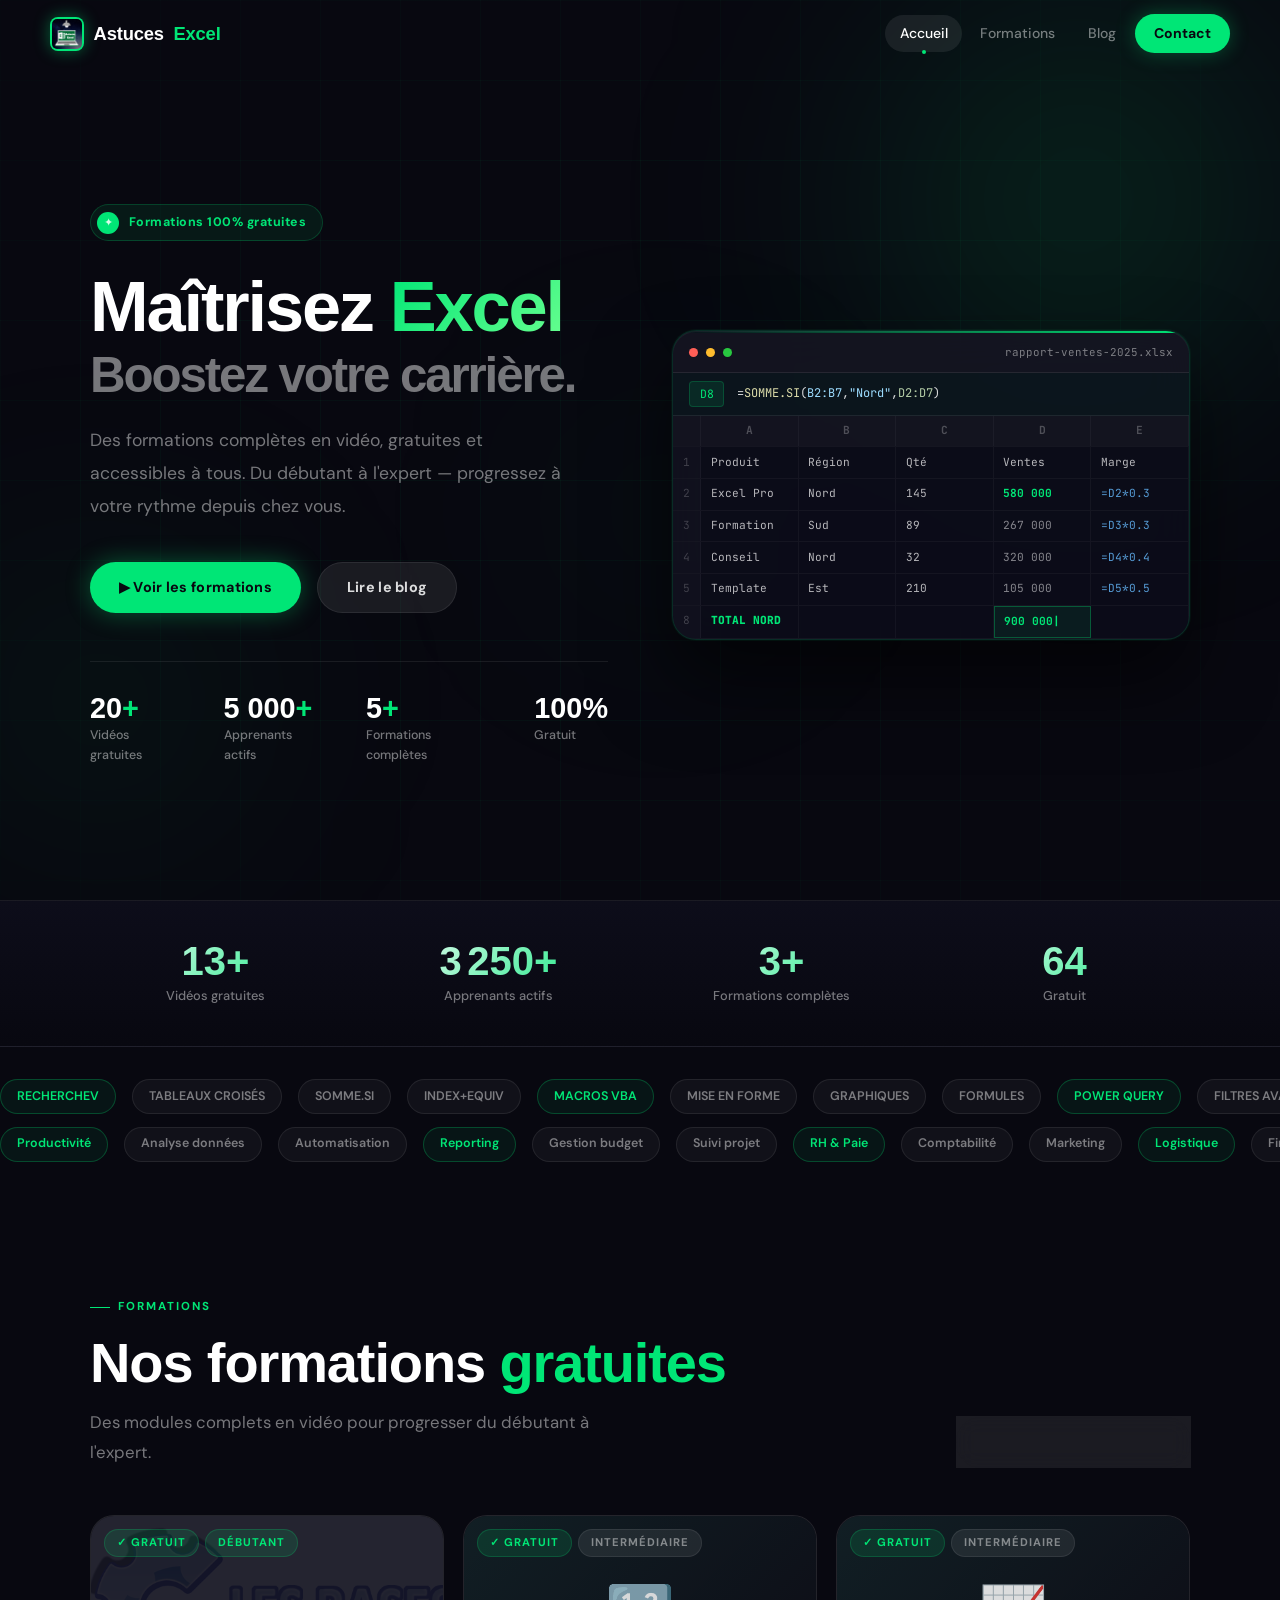
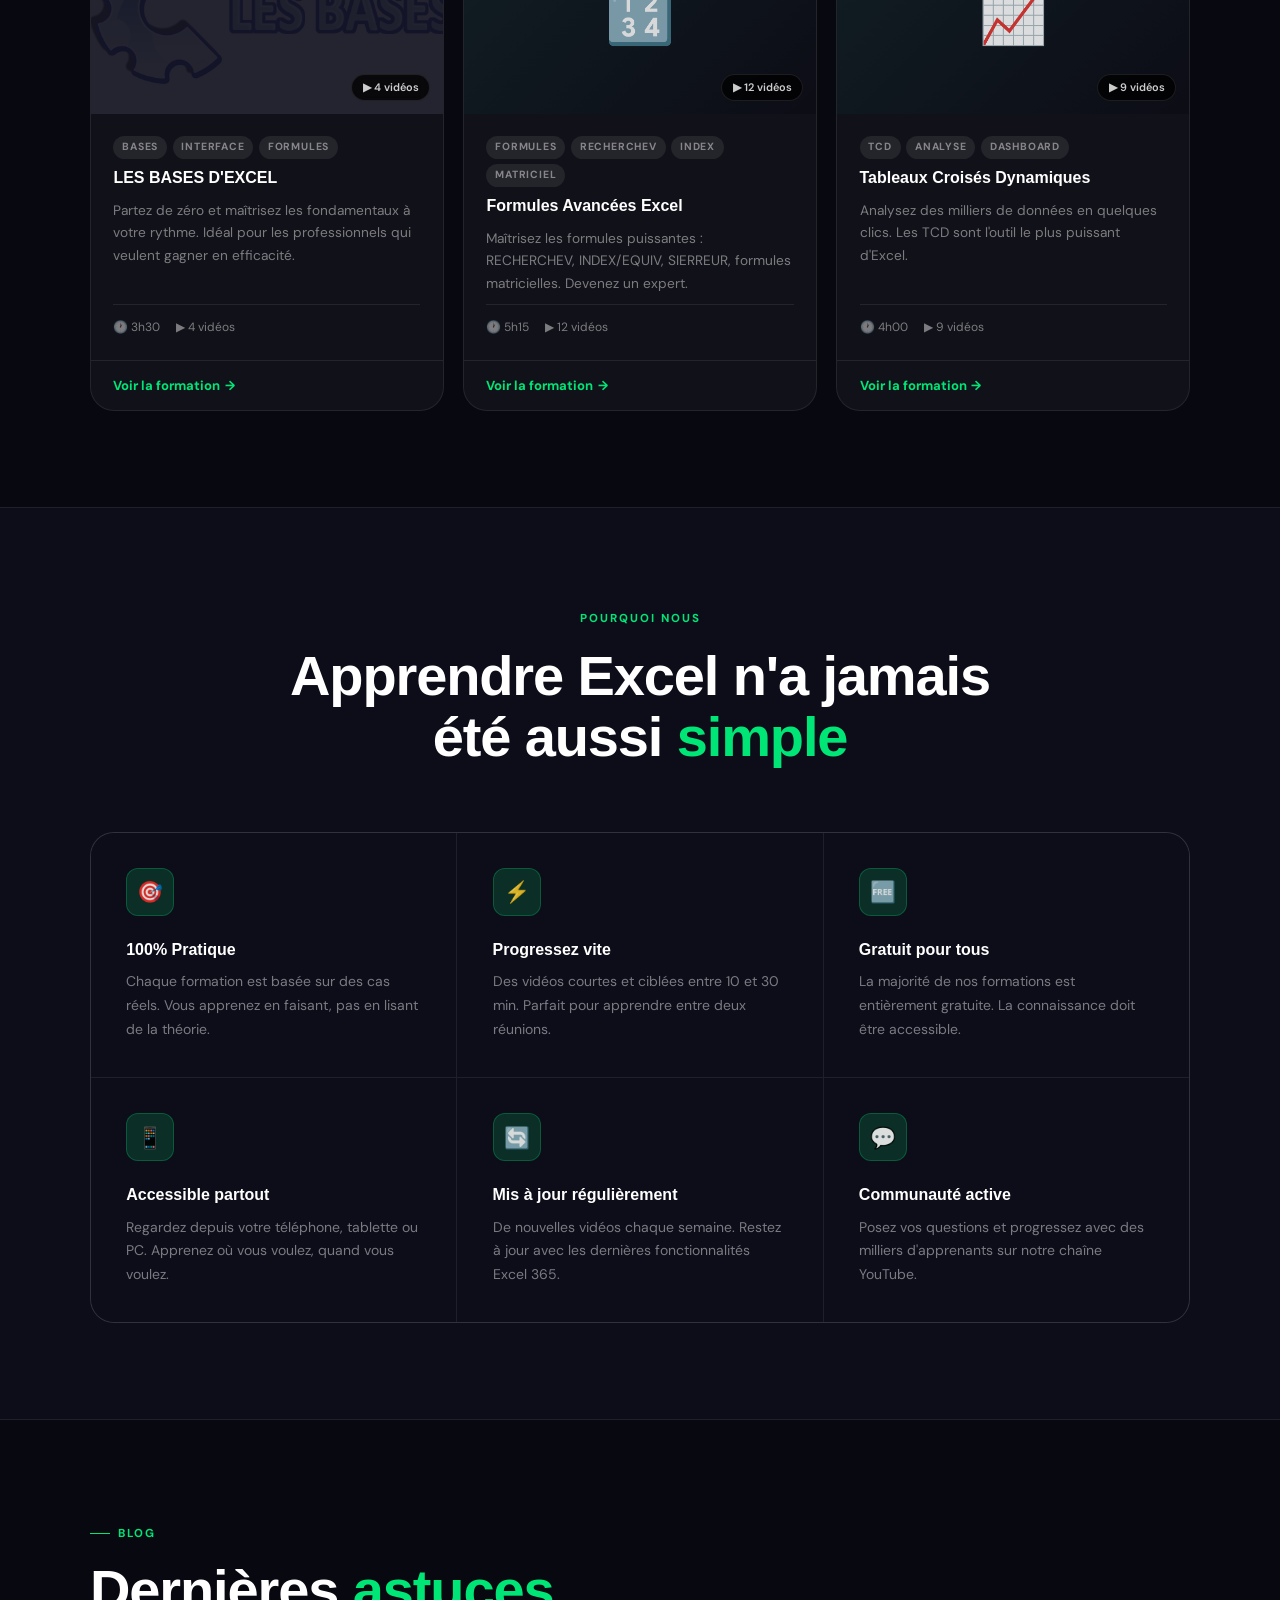
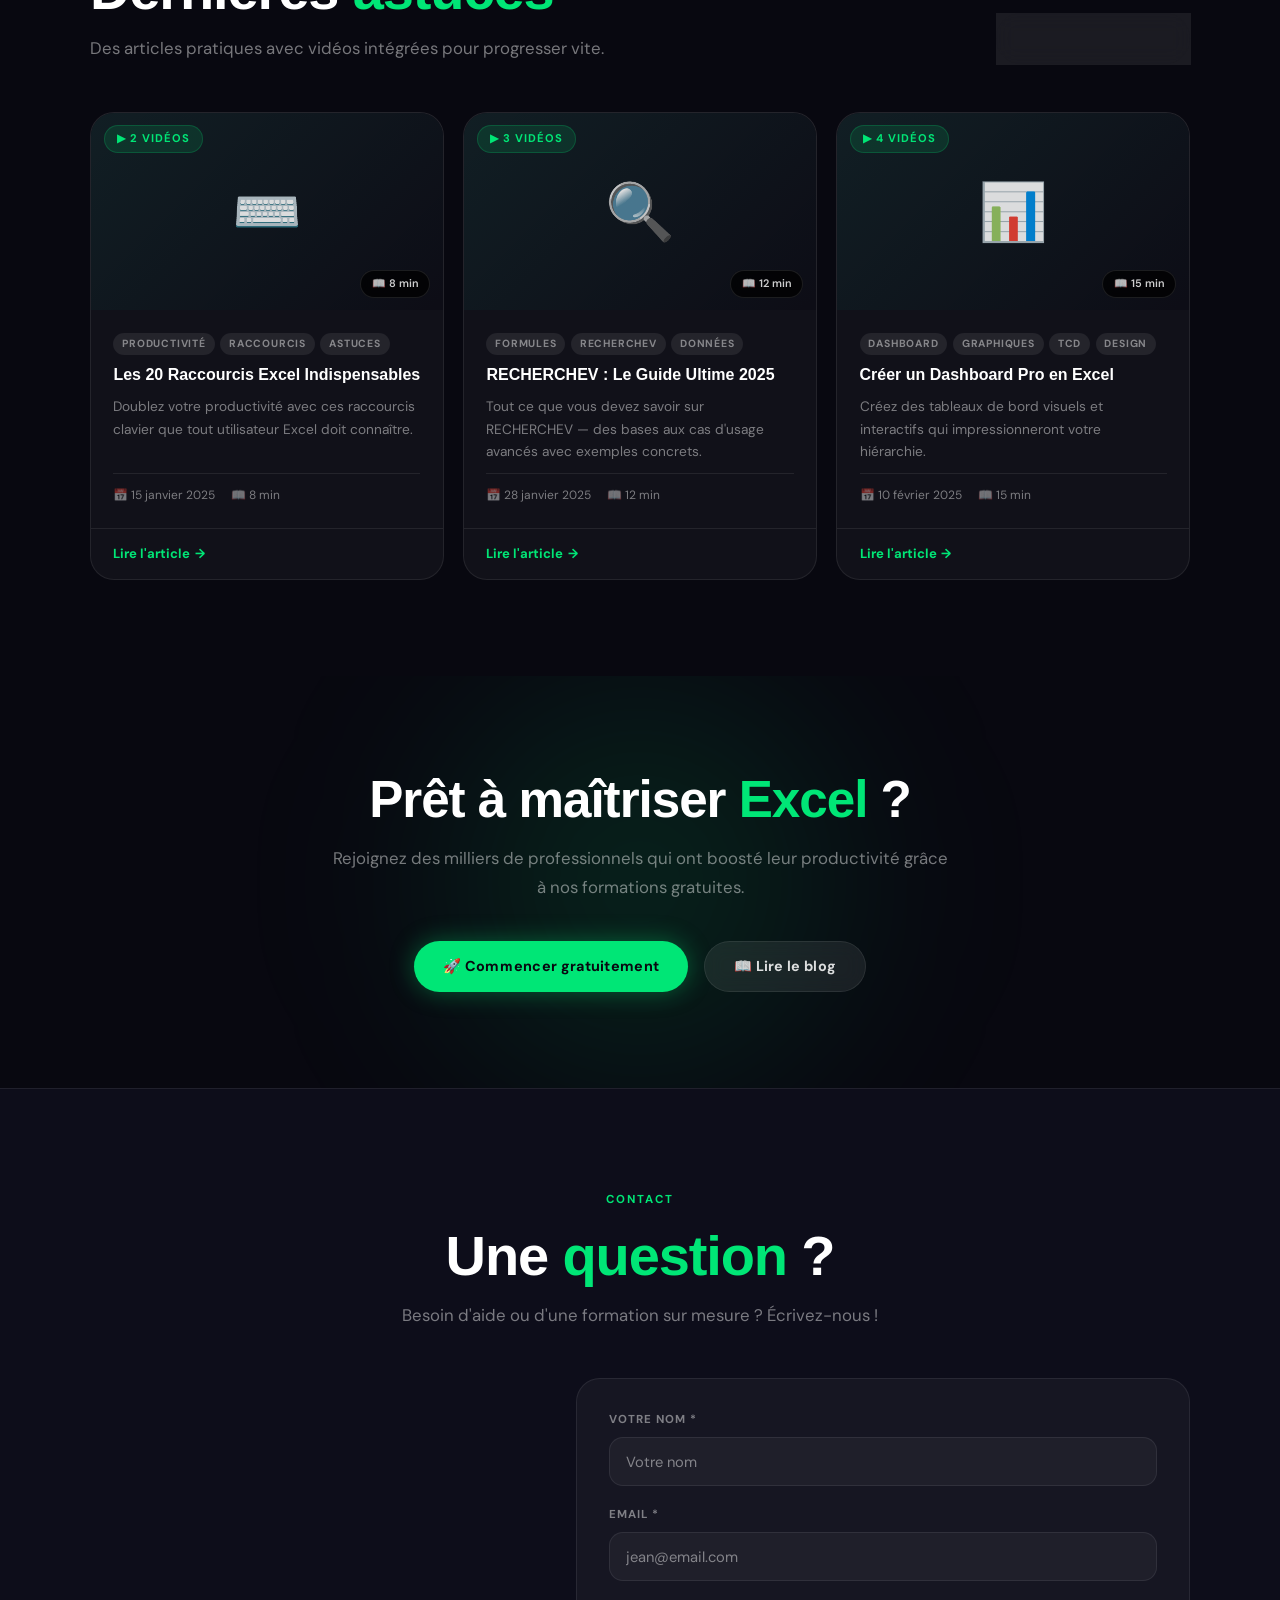
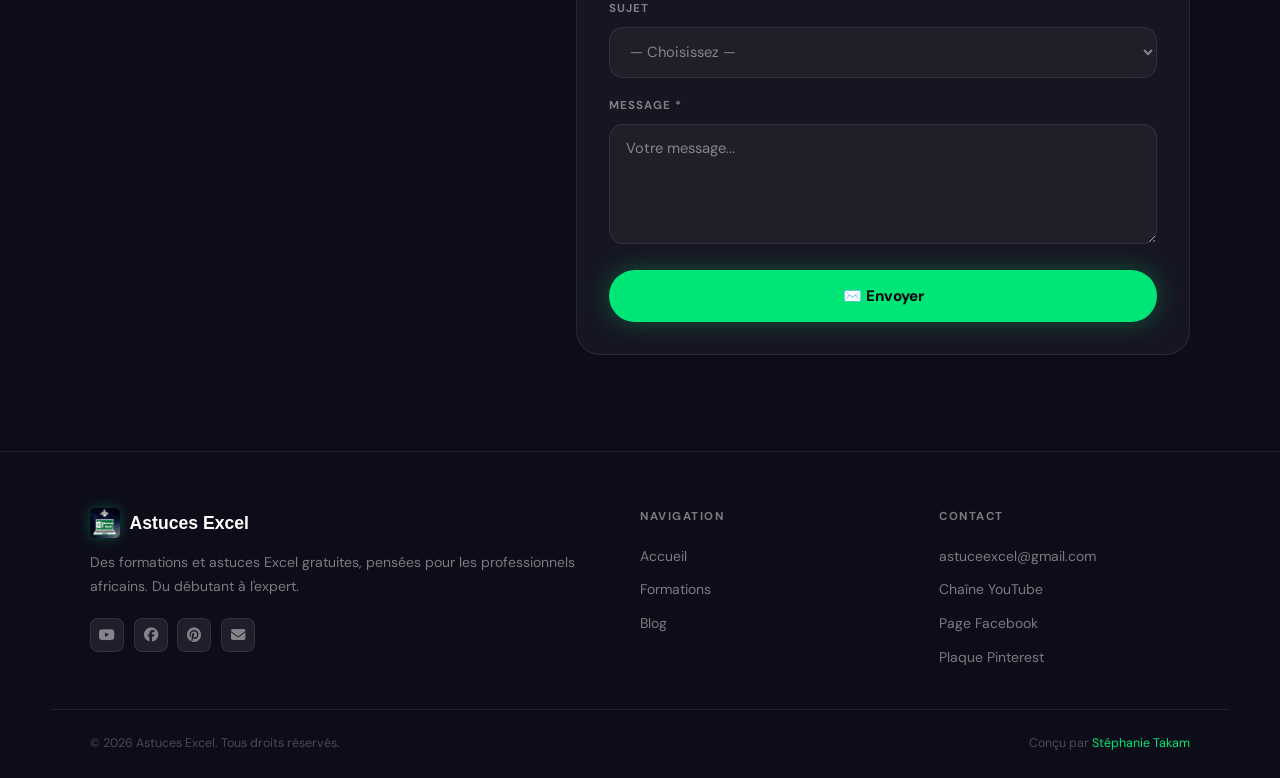
<file: index.html>
<!DOCTYPE html>
<html lang="fr">
<head>
  <meta charset="UTF-8"/>
  <meta name="viewport" content="width=device-width, initial-scale=1.0"/>
  <title>Astuces Excel — Formations gratuites Excel pour professionnels</title>
  <meta name="description" content="Maîtrisez Excel avec des formations gratuites en vidéo. Formules avancées, tableaux croisés, macros VBA. Du débutant à l'expert."/>
  <meta name="keywords" content="Excel gratuit, formation Excel, RECHERCHEV, tableaux croisés dynamiques, macros VBA, astuces Excel"/>
  <link rel="canonical" href="https://astucesexcel.netlify.app/"/>
  <meta property="og:type"        content="website"/>
  <meta property="og:title"       content="Astuces Excel — Formations gratuites"/>
  <meta property="og:description" content="Des formations Excel gratuites en vidéo pour booster votre productivité."/>
  <meta property="og:url"         content="https://astucesexcel.netlify.app/"/>
  <meta name="twitter:card"       content="summary_large_image"/>
  <script type="application/ld+json">
  {"@context":"https://schema.org","@type":"EducationalOrganization","name":"Astuces Excel","description":"Formations Excel gratuites en vidéo","url":"https://astucesexcel.netlify.app","email":"astuceexcel@gmail.com"}
  </script>

  <link rel="icon" type="image/png" href="images/logo.png" />

  <!-- Fonts premium -->
  <link rel="preconnect" href="https://fonts.googleapis.com"/>
  <link href="https://fonts.googleapis.com/css2?family=Cabinet+Grotesk:wght@700;800;900&family=DM+Sans:wght@400;500;600;700&family=JetBrains+Mono:wght@400;600&display=swap" rel="stylesheet"/>
  <link rel="stylesheet" href="https://cdnjs.cloudflare.com/ajax/libs/font-awesome/6.5.0/css/all.min.css"/>
  <link rel="stylesheet" href="css/variables.css"/>
  <link rel="stylesheet" href="css/nav.css"/>
  <link rel="stylesheet" href="css/home.css"/>
  <link rel="stylesheet" href="css/cards.css"/>
</head>
<body>

<!-- NAV -->
<div id="nav-root"></div>

<!-- ================================================
     HERO
     ================================================ -->
<section class="hero">
  <div class="hero-bg">
    <div class="orb orb-1"></div>
    <div class="orb orb-2"></div>
    <div class="orb orb-3"></div>
    <div class="hero-grid"></div>
  </div>

  <div class="hero-inner">
    <!-- Texte -->
    <div class="hero-text">
      <div class="hero-pill">
        <div class="hero-pill-dot">✦</div>
        <span class="hero-pill-text">Formations 100% gratuites</span>
      </div>

      <h1 class="hero-title">
        Maîtrisez <em>Excel</em>
        <span class="line-2">Boostez votre carrière.</span>
      </h1>

      <p class="hero-desc">
        Des formations complètes en vidéo, gratuites et accessibles à tous.
        Du débutant à l'expert — progressez à votre rythme depuis chez vous.
      </p>

      <div class="hero-actions">
        <a href="formations.html" class="btn btn-green">
          ▶ Voir les formations
        </a>
        <a href="blog.html" class="btn btn-ghost">
           Lire le blog
        </a>
      </div>

      <div class="hero-stats" id="hero-stats"></div>
    </div>

    <!-- Widget Excel -->
    <div class="hero-visual">
      <div class="excel-mock">
        <div class="mock-progress-bar"></div>
        <div class="mock-bar">
          <div class="mock-dot"></div>
          <div class="mock-dot"></div>
          <div class="mock-dot"></div>
          <span class="mock-tab">rapport-ventes-2025.xlsx</span>
        </div>
        <div class="mock-fx">
          <span class="mock-ref">D8</span>
          <span class="mock-formula">
            =<span class="fn">SOMME.SI</span>(<span class="ref">B2:B7</span>,<span class="ref">"Nord"</span>,<span class="num">D2:D7</span>)
          </span>
        </div>
        <div class="mock-grid">
          <div class="mock-row">
            <div class="mock-cell head"></div>
            <div class="mock-cell head">A</div>
            <div class="mock-cell head">B</div>
            <div class="mock-cell head">C</div>
            <div class="mock-cell head">D</div>
            <div class="mock-cell head">E</div>
          </div>
          <div class="mock-row">
            <div class="mock-cell rn">1</div>
            <div class="mock-cell txt">Produit</div>
            <div class="mock-cell txt">Région</div>
            <div class="mock-cell txt">Qté</div>
            <div class="mock-cell txt">Ventes</div>
            <div class="mock-cell txt">Marge</div>
          </div>
          <div class="mock-row">
            <div class="mock-cell rn">2</div>
            <div class="mock-cell txt">Excel Pro</div>
            <div class="mock-cell txt">Nord</div>
            <div class="mock-cell txt">145</div>
            <div class="mock-cell res">580 000</div>
            <div class="mock-cell frm">=D2*0.3</div>
          </div>
          <div class="mock-row">
            <div class="mock-cell rn">3</div>
            <div class="mock-cell txt">Formation</div>
            <div class="mock-cell txt">Sud</div>
            <div class="mock-cell txt">89</div>
            <div class="mock-cell">267 000</div>
            <div class="mock-cell frm">=D3*0.3</div>
          </div>
          <div class="mock-row">
            <div class="mock-cell rn">4</div>
            <div class="mock-cell txt">Conseil</div>
            <div class="mock-cell txt">Nord</div>
            <div class="mock-cell txt">32</div>
            <div class="mock-cell">320 000</div>
            <div class="mock-cell frm">=D4*0.4</div>
          </div>
          <div class="mock-row">
            <div class="mock-cell rn">5</div>
            <div class="mock-cell txt">Template</div>
            <div class="mock-cell txt">Est</div>
            <div class="mock-cell txt">210</div>
            <div class="mock-cell">105 000</div>
            <div class="mock-cell frm">=D5*0.5</div>
          </div>
          <div class="mock-row">
            <div class="mock-cell rn">8</div>
            <div class="mock-cell res" style="font-weight:800">TOTAL NORD</div>
            <div class="mock-cell"></div>
            <div class="mock-cell"></div>
            <div class="mock-cell hi">900 000</div>
            <div class="mock-cell"></div>
          </div>
        </div>
      </div>
    </div>
  </div>
</section>

<!-- ================================================
     STATS BAND
     ================================================ -->
<div class="stats-band">
  <div class="stats-band-inner" id="stats-band"></div>
</div>

<!-- ================================================
     MARQUEE TAGS
     ================================================ -->
<div class="marquee-section">
  <div class="marquee-track" id="marquee-1"></div>
  <div class="marquee-track marquee-track-reverse" id="marquee-2"></div>
</div>

<!-- ================================================
     FORMATIONS EN VEDETTE
     ================================================ -->
<section class="section">
  <div class="wrap">
    <div style="display:flex;align-items:flex-end;justify-content:space-between;margin-bottom:3rem;flex-wrap:wrap;gap:1.5rem;">
      <div>
        <div class="section-eyebrow">Formations</div>
        <h2 class="section-h" data-anim>Nos formations <em>gratuites</em></h2>
        <p class="section-sub" style="margin-top:.8rem;" data-anim data-delay="100">
          Des modules complets en vidéo pour progresser du débutant à l'expert.
        </p>
      </div>
      <a href="formations.html" class="btn btn-ghost" data-anim>Toutes les formations →</a>
    </div>
    <div class="cards-grid" id="formations-grid"></div>
  </div>
</section>

<!-- ================================================
     FEATURES
     ================================================ -->
<section class="section" style="background:var(--noir-2);border-top:1px solid var(--border);border-bottom:1px solid var(--border);">
  <div class="wrap">
    <div class="section-center" style="margin-bottom:0;">
      <div class="section-eyebrow">Pourquoi nous</div>
      <h2 class="section-h" data-anim>Apprendre Excel n'a jamais<br>été aussi <em>simple</em></h2>
    </div>
    <div class="features-grid" id="features-grid"></div>
  </div>
</section>

<!-- ================================================
     BLOG
     ================================================ -->
<section class="section">
  <div class="wrap">
    <div style="display:flex;align-items:flex-end;justify-content:space-between;margin-bottom:3rem;flex-wrap:wrap;gap:1.5rem;">
      <div>
        <div class="section-eyebrow">Blog</div>
        <h2 class="section-h" data-anim>Dernières <em>astuces</em></h2>
        <p class="section-sub" style="margin-top:.8rem;" data-anim data-delay="100">
          Des articles pratiques avec vidéos intégrées pour progresser vite.
        </p>
      </div>
      <a href="blog.html" class="btn btn-ghost" data-anim>Tous les articles →</a>
    </div>
    <div class="cards-grid" id="articles-grid"></div>
  </div>
</section>

<!-- ================================================
     CTA
     ================================================ -->
<div class="cta-section">
  <div class="cta-glow"></div>
  <div class="cta-box">
    <h2 class="cta-h" data-anim>Prêt à maîtriser <em>Excel</em> ?</h2>
    <p class="cta-sub" data-anim data-delay="100">
      Rejoignez des milliers de professionnels qui ont boosté leur productivité grâce à nos formations gratuites.
    </p>
    <div class="cta-actions" data-anim data-delay="200">
      <a href="formations.html" class="btn btn-green">🚀 Commencer gratuitement</a>
      <a href="blog.html"       class="btn btn-ghost">📖 Lire le blog</a>
    </div>
  </div>
</div>

<!-- ================================================
     CONTACT
     ================================================ -->
<section class="section" id="contact" style="background:var(--noir-2);border-top:1px solid var(--border);">
  <div class="wrap">
    <div class="section-center" style="margin-bottom:0;">
      <div class="section-eyebrow">Contact</div>
      <h2 class="section-h" data-anim>Une <em>question</em> ?</h2>
      <p class="section-sub" style="margin:.8rem auto 0;text-align:center;" data-anim data-delay="100">
        Besoin d'aide ou d'une formation sur mesure ? Écrivez-nous !
      </p>
    </div>
    <div class="contact-grid">
      <div id="contact-infos"></div>
      <div class="contact-form-box">
        <form id="cf" novalidate>
          <div class="form-group">
            <label>Votre nom *</label>
            <input type="text" id="cf-nom" placeholder="Votre nom"/>
          </div>
          <div class="form-group">
            <label>Email *</label>
            <input type="email" id="cf-email" placeholder="jean@email.com"/>
          </div>
          <div class="form-group">
            <label>Sujet</label>
            <select id="cf-sujet">
              <option value="">— Choisissez —</option>
              <option>Question sur une formation</option>
              <option>Demande de formation sur mesure</option>
              <option>Partenariat</option>
              <option>Autre</option>
            </select>
          </div>
          <div class="form-group">
            <label>Message *</label>
            <textarea id="cf-message" placeholder="Votre message..."></textarea>
          </div>
          <button type="submit" class="form-submit">✉️ Envoyer</button>
          <div id="cf-fb" style="display:none;margin-top:.8rem;font-size:.85rem;text-align:center;"></div>
        </form>
      </div>
    </div>
  </div>
</section>

<!-- FOOTER -->
<div id="footer-root"></div>

<script src="js/data.js"></script>
<script src="js/main.js"></script>
<script>
  // Injection nav + footer
  document.getElementById('nav-root').innerHTML    = navHTML();
  document.getElementById('footer-root').innerHTML = footerHTML();

  // Stats hero
  document.getElementById('hero-stats').innerHTML = DATA.site.stats.map(s => `
    <div>
      <div class="hero-stat-val">${s.val.replace('+','')}<span>${s.val.includes('+') ? '+' : ''}</span></div>
      <div class="hero-stat-label">${s.label}</div>
    </div>
  `).join('');

  // Stats band
  document.getElementById('stats-band').innerHTML = DATA.site.stats.map(s => `
    <div class="stat-item">
      <div class="stat-val" data-count="${s.val}">0</div>
      <div class="stat-lbl">${s.label}</div>
    </div>
  `).join('');

  // Marquees
  const m1 = DATA.site.marquee1;
  const m2 = DATA.site.marquee2;
  const repeat = 3;
  document.getElementById('marquee-1').innerHTML =
    [...Array(repeat)].flatMap(() => m1).map((t,i) =>
      `<span class="marquee-tag ${i%4===0?'green':''}">${t}</span>`
    ).join('');
  document.getElementById('marquee-2').innerHTML =
    [...Array(repeat)].flatMap(() => m2).map((t,i) =>
      `<span class="marquee-tag ${i%3===0?'green':''}">${t}</span>`
    ).join('');

  // Formations (3)
  document.getElementById('formations-grid').innerHTML =
    DATA.formations.slice(0,3).map(cardFormation).join('');

  // Articles (3)
  document.getElementById('articles-grid').innerHTML =
    DATA.articles.slice(0,3).map(cardArticle).join('');

  // Features
  const feats = [
    { icon:'🎯', title:'100% Pratique', desc:'Chaque formation est basée sur des cas réels. Vous apprenez en faisant, pas en lisant de la théorie.' },
    { icon:'⚡', title:'Progressez vite', desc:'Des vidéos courtes et ciblées entre 10 et 30 min. Parfait pour apprendre entre deux réunions.' },
    { icon:'🆓', title:'Gratuit pour tous', desc:'La majorité de nos formations est entièrement gratuite. La connaissance doit être accessible.' },
    { icon:'📱', title:'Accessible partout', desc:'Regardez depuis votre téléphone, tablette ou PC. Apprenez où vous voulez, quand vous voulez.' },
    { icon:'🔄', title:'Mis à jour régulièrement', desc:'De nouvelles vidéos chaque semaine. Restez à jour avec les dernières fonctionnalités Excel 365.' },
    { icon:'💬', title:'Communauté active', desc:'Posez vos questions et progressez avec des milliers d\'apprenants sur notre chaîne YouTube.' },
  ];
  document.getElementById('features-grid').innerHTML =
    feats.map((f,i) => `
      <div class="feature-item" data-anim data-delay="${i*80}">
        <div class="feature-icon">${f.icon}</div>
        <div class="feature-title">${f.title}</div>
        <p class="feature-desc">${f.desc}</p>
      </div>`).join('');

  // Contact infos
  const { email, youtube } = DATA.site;
  document.getElementById('contact-infos').innerHTML = `
    <div class="contact-info-item" data-anim>
      <div class="contact-info-icon"><i class="fas fa-envelope"></i></div>
      <div>
        <div class="contact-info-label">Email</div>
        <div class="contact-info-val"><a href="mailto:${email}">${email}</a></div>
      </div>
    </div>
    <div class="contact-info-item" data-anim data-delay="100">
      <div class="contact-info-icon" style="color:#ff0000"><i class="fab fa-youtube"></i></div>
      <div>
        <div class="contact-info-label">YouTube</div>
        <div class="contact-info-val"><a href="${youtube}" target="_blank">Notre chaîne</a></div>
      </div>
    </div>
    <div class="contact-info-item" data-anim data-delay="100">
      <div class="contact-info-icon" style="color:#0000ff"><i class="fab fa-facebook"></i></div>
      <div>
        <div class="contact-info-label">Facebook</div>
        <div class="contact-info-val"><a href="${facebook}" target="_blank">Notre page</a></div>
      </div>
    </div>
    <div class="contact-info-item" data-anim data-delay="100">
      <div class="contact-info-icon" style="color:#ff0000"><i class="fab fa-pinterest"></i></div>
      <div>
        <div class="contact-info-label">Pinterest</div>
        <div class="contact-info-val"><a href="${pinterest}" target="_blank">Notre plaque</a></div>
      </div>
    </div>
    <div class="contact-info-item" data-anim data-delay="200">
      <div class="contact-info-icon"><i class="fas fa-clock"></i></div>
      <div>
        <div class="contact-info-label">Réponse</div>
        <div class="contact-info-val">Sous 24h ouvrées</div>
      </div>
    </div>`;

  // Formulaire contact
  document.getElementById('cf').addEventListener('submit', e => {
    e.preventDefault();
    const nom  = document.getElementById('cf-nom').value.trim();
    const mail = document.getElementById('cf-email').value.trim();
    const msg  = document.getElementById('cf-message').value.trim();
    const fb   = document.getElementById('cf-fb');
    if (!nom || !mail || !msg) {
      fb.style.display = 'block'; fb.style.color = '#ff5f57';
      fb.textContent = '⚠️ Veuillez remplir tous les champs obligatoires.'; return;
    }
    window.location.href = `mailto:${DATA.site.email}?subject=Message depuis le site&body=${encodeURIComponent(`Nom: ${nom}\nEmail: ${mail}\n\n${msg}`)}`;
    fb.style.display = 'block'; fb.style.color = 'var(--vert)';
    fb.textContent = '✅ Votre client email va s\'ouvrir.';
  });
</script>
</body>
</html>
</file>
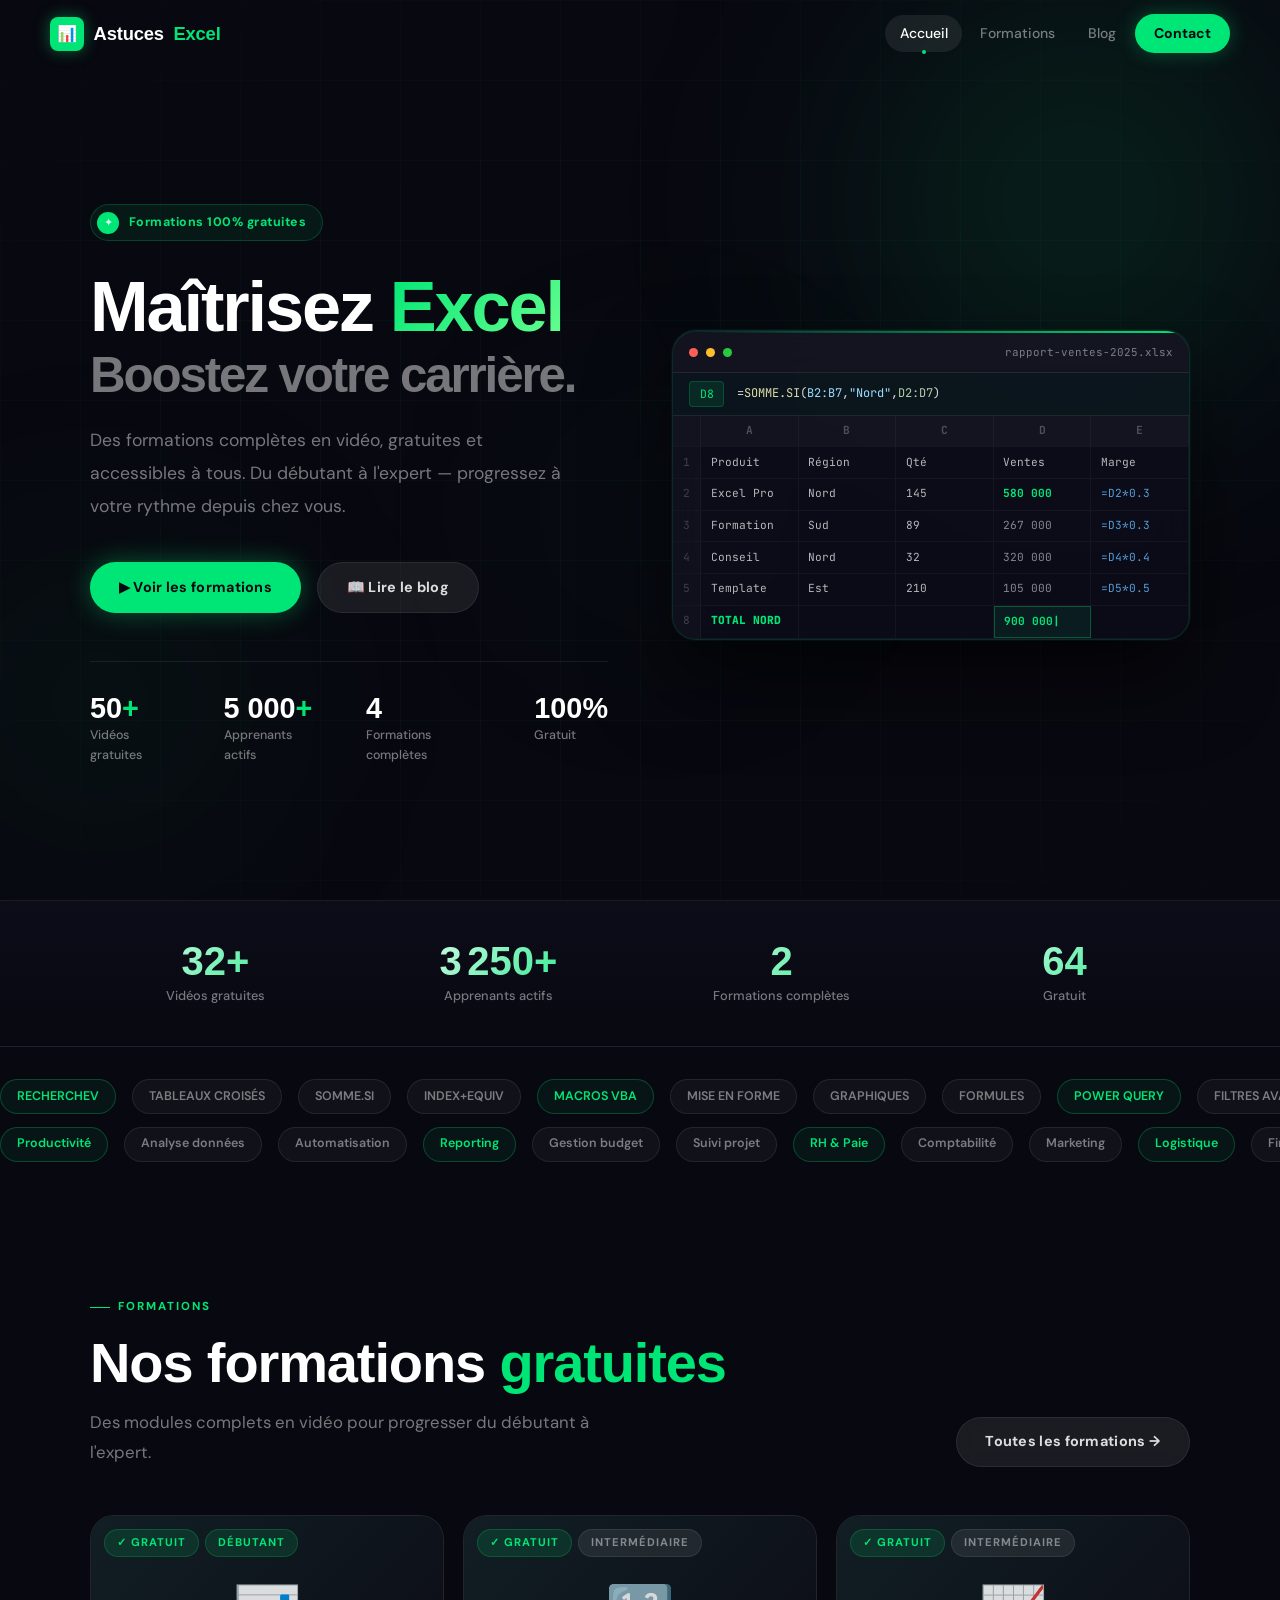
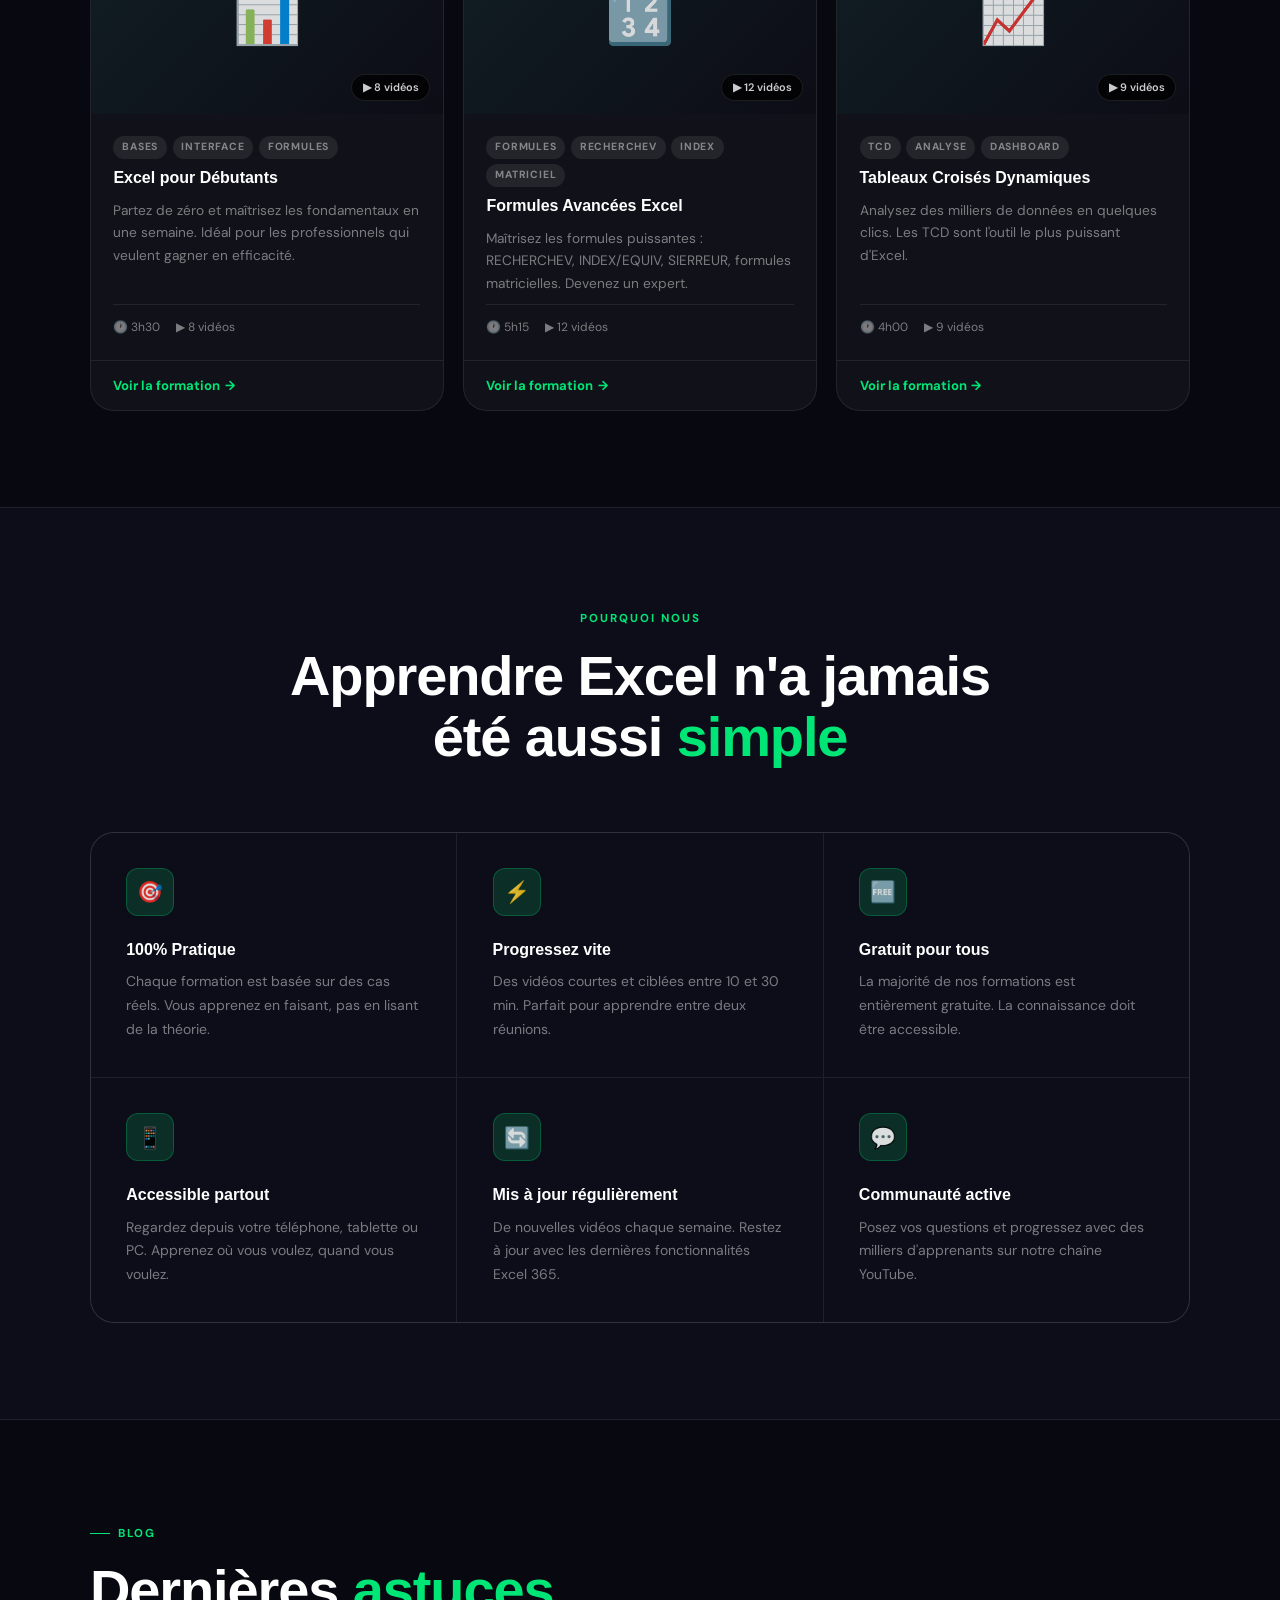
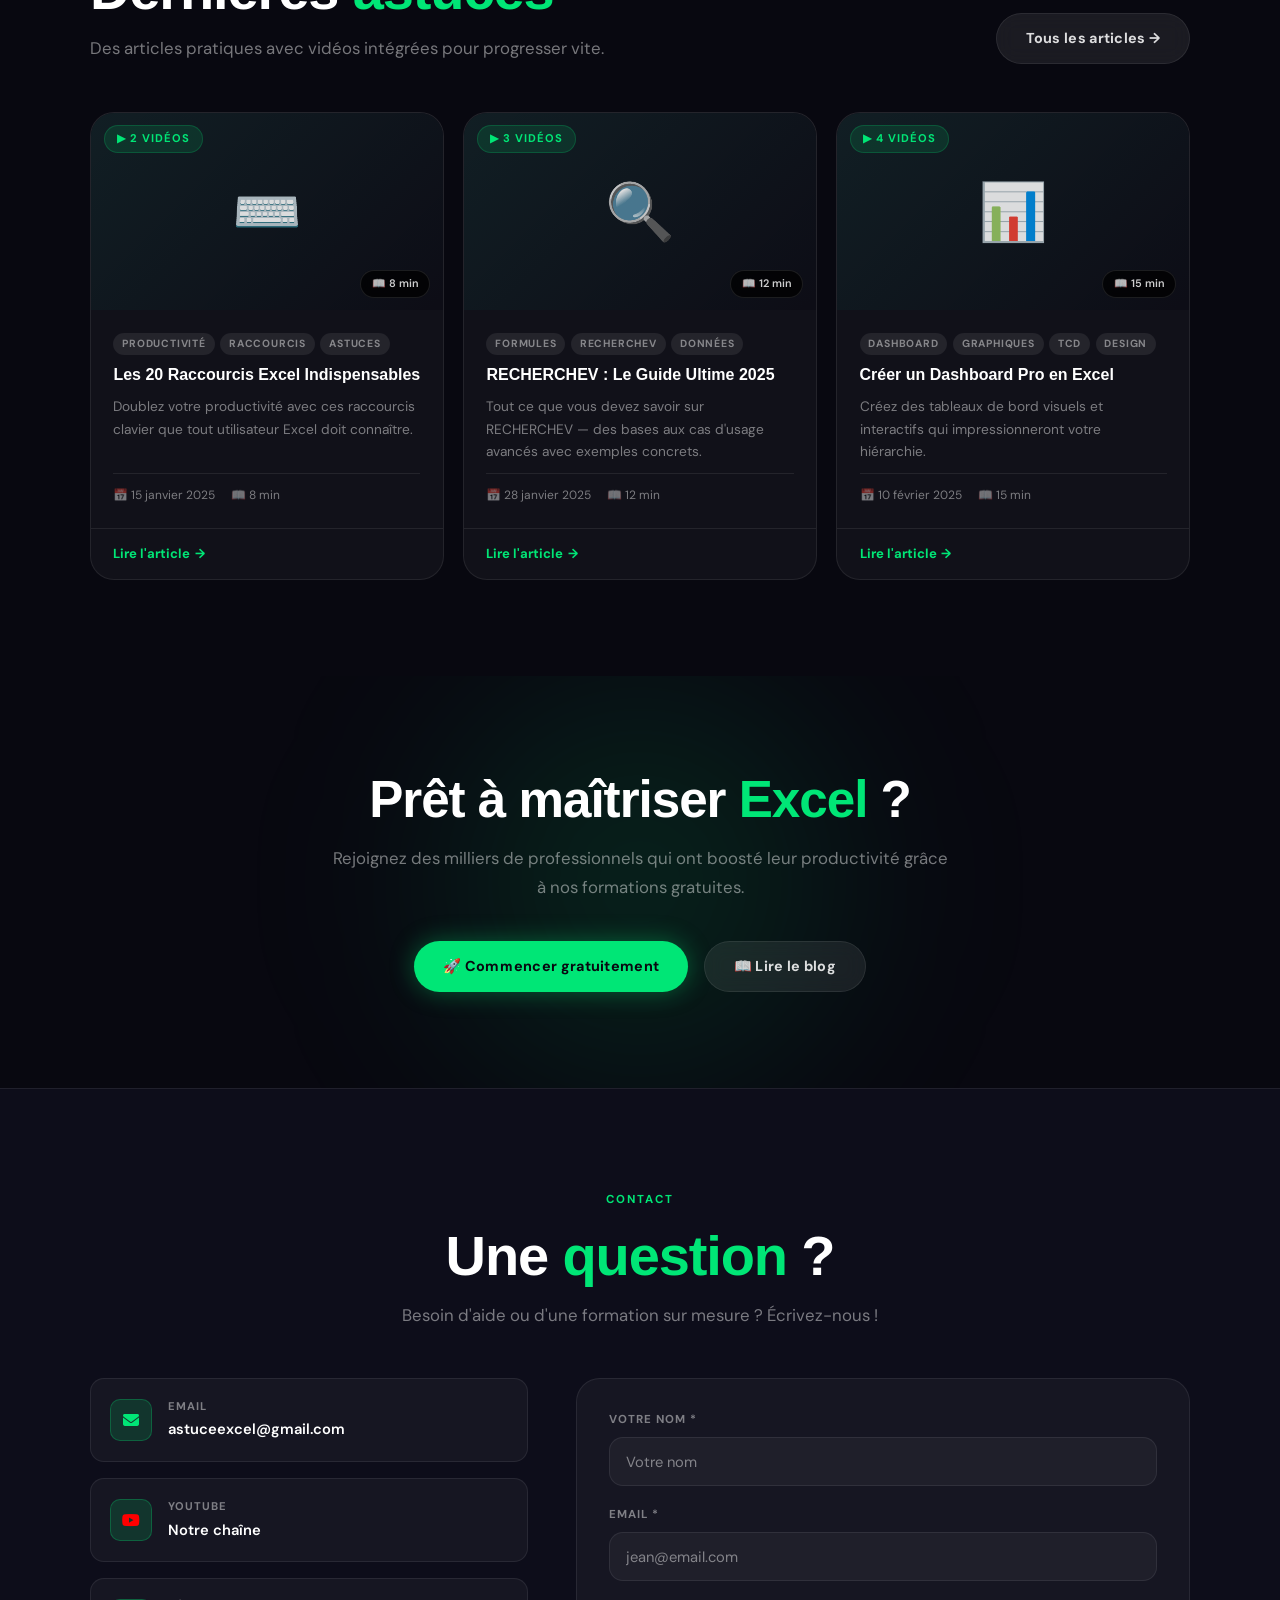
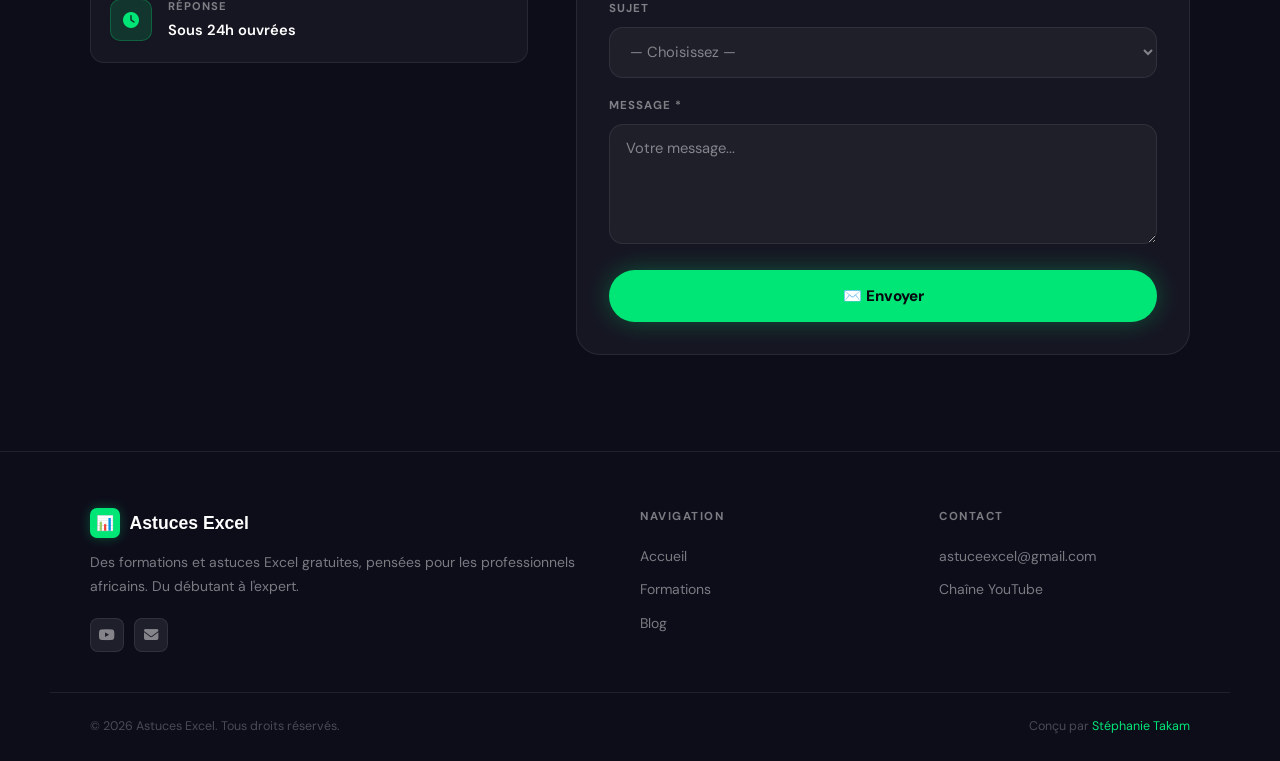
<file: astuces-excel/index.html>
<!DOCTYPE html>
<html lang="fr">
<head>
  <meta charset="UTF-8"/>
  <meta name="viewport" content="width=device-width, initial-scale=1.0"/>
  <title>Astuces Excel — Formations gratuites Excel pour professionnels</title>
  <meta name="description" content="Maîtrisez Excel avec des formations gratuites en vidéo. Formules avancées, tableaux croisés, macros VBA. Du débutant à l'expert."/>
  <meta name="keywords" content="Excel gratuit, formation Excel, RECHERCHEV, tableaux croisés dynamiques, macros VBA, astuces Excel"/>
  <link rel="canonical" href="https://astucesexcel.netlify.app/"/>
  <meta property="og:type"        content="website"/>
  <meta property="og:title"       content="Astuces Excel — Formations gratuites"/>
  <meta property="og:description" content="Des formations Excel gratuites en vidéo pour booster votre productivité."/>
  <meta property="og:url"         content="https://astucesexcel.netlify.app/"/>
  <meta name="twitter:card"       content="summary_large_image"/>
  <script type="application/ld+json">
  {"@context":"https://schema.org","@type":"EducationalOrganization","name":"Astuces Excel","description":"Formations Excel gratuites en vidéo","url":"https://astucesexcel.netlify.app","email":"astuceexcel@gmail.com"}
  </script>

  <link rel="icon" type="image/png" href="images/logo.png" />

  <!-- Fonts premium -->
  <link rel="preconnect" href="https://fonts.googleapis.com"/>
  <link href="https://fonts.googleapis.com/css2?family=Cabinet+Grotesk:wght@700;800;900&family=DM+Sans:wght@400;500;600;700&family=JetBrains+Mono:wght@400;600&display=swap" rel="stylesheet"/>
  <link rel="stylesheet" href="https://cdnjs.cloudflare.com/ajax/libs/font-awesome/6.5.0/css/all.min.css"/>
  <link rel="stylesheet" href="css/variables.css"/>
  <link rel="stylesheet" href="css/nav.css"/>
  <link rel="stylesheet" href="css/home.css"/>
  <link rel="stylesheet" href="css/cards.css"/>
</head>
<body>

<!-- NAV -->
<div id="nav-root"></div>

<!-- ================================================
     HERO
     ================================================ -->
<section class="hero">
  <div class="hero-bg">
    <div class="orb orb-1"></div>
    <div class="orb orb-2"></div>
    <div class="orb orb-3"></div>
    <div class="hero-grid"></div>
  </div>

  <div class="hero-inner">
    <!-- Texte -->
    <div class="hero-text">
      <div class="hero-pill">
        <div class="hero-pill-dot">✦</div>
        <span class="hero-pill-text">Formations 100% gratuites</span>
      </div>

      <h1 class="hero-title">
        Maîtrisez <em>Excel</em>
        <span class="line-2">Boostez votre carrière.</span>
      </h1>

      <p class="hero-desc">
        Des formations complètes en vidéo, gratuites et accessibles à tous.
        Du débutant à l'expert — progressez à votre rythme depuis chez vous.
      </p>

      <div class="hero-actions">
        <a href="formations.html" class="btn btn-green">
          ▶ Voir les formations
        </a>
        <a href="blog.html" class="btn btn-ghost">
          📖 Lire le blog
        </a>
      </div>

      <div class="hero-stats" id="hero-stats"></div>
    </div>

    <!-- Widget Excel -->
    <div class="hero-visual">
      <div class="excel-mock">
        <div class="mock-progress-bar"></div>
        <div class="mock-bar">
          <div class="mock-dot"></div>
          <div class="mock-dot"></div>
          <div class="mock-dot"></div>
          <span class="mock-tab">rapport-ventes-2025.xlsx</span>
        </div>
        <div class="mock-fx">
          <span class="mock-ref">D8</span>
          <span class="mock-formula">
            =<span class="fn">SOMME.SI</span>(<span class="ref">B2:B7</span>,<span class="ref">"Nord"</span>,<span class="num">D2:D7</span>)
          </span>
        </div>
        <div class="mock-grid">
          <div class="mock-row">
            <div class="mock-cell head"></div>
            <div class="mock-cell head">A</div>
            <div class="mock-cell head">B</div>
            <div class="mock-cell head">C</div>
            <div class="mock-cell head">D</div>
            <div class="mock-cell head">E</div>
          </div>
          <div class="mock-row">
            <div class="mock-cell rn">1</div>
            <div class="mock-cell txt">Produit</div>
            <div class="mock-cell txt">Région</div>
            <div class="mock-cell txt">Qté</div>
            <div class="mock-cell txt">Ventes</div>
            <div class="mock-cell txt">Marge</div>
          </div>
          <div class="mock-row">
            <div class="mock-cell rn">2</div>
            <div class="mock-cell txt">Excel Pro</div>
            <div class="mock-cell txt">Nord</div>
            <div class="mock-cell txt">145</div>
            <div class="mock-cell res">580 000</div>
            <div class="mock-cell frm">=D2*0.3</div>
          </div>
          <div class="mock-row">
            <div class="mock-cell rn">3</div>
            <div class="mock-cell txt">Formation</div>
            <div class="mock-cell txt">Sud</div>
            <div class="mock-cell txt">89</div>
            <div class="mock-cell">267 000</div>
            <div class="mock-cell frm">=D3*0.3</div>
          </div>
          <div class="mock-row">
            <div class="mock-cell rn">4</div>
            <div class="mock-cell txt">Conseil</div>
            <div class="mock-cell txt">Nord</div>
            <div class="mock-cell txt">32</div>
            <div class="mock-cell">320 000</div>
            <div class="mock-cell frm">=D4*0.4</div>
          </div>
          <div class="mock-row">
            <div class="mock-cell rn">5</div>
            <div class="mock-cell txt">Template</div>
            <div class="mock-cell txt">Est</div>
            <div class="mock-cell txt">210</div>
            <div class="mock-cell">105 000</div>
            <div class="mock-cell frm">=D5*0.5</div>
          </div>
          <div class="mock-row">
            <div class="mock-cell rn">8</div>
            <div class="mock-cell res" style="font-weight:800">TOTAL NORD</div>
            <div class="mock-cell"></div>
            <div class="mock-cell"></div>
            <div class="mock-cell hi">900 000</div>
            <div class="mock-cell"></div>
          </div>
        </div>
      </div>
    </div>
  </div>
</section>

<!-- ================================================
     STATS BAND
     ================================================ -->
<div class="stats-band">
  <div class="stats-band-inner" id="stats-band"></div>
</div>

<!-- ================================================
     MARQUEE TAGS
     ================================================ -->
<div class="marquee-section">
  <div class="marquee-track" id="marquee-1"></div>
  <div class="marquee-track marquee-track-reverse" id="marquee-2"></div>
</div>

<!-- ================================================
     FORMATIONS EN VEDETTE
     ================================================ -->
<section class="section">
  <div class="wrap">
    <div style="display:flex;align-items:flex-end;justify-content:space-between;margin-bottom:3rem;flex-wrap:wrap;gap:1.5rem;">
      <div>
        <div class="section-eyebrow">Formations</div>
        <h2 class="section-h" data-anim>Nos formations <em>gratuites</em></h2>
        <p class="section-sub" style="margin-top:.8rem;" data-anim data-delay="100">
          Des modules complets en vidéo pour progresser du débutant à l'expert.
        </p>
      </div>
      <a href="formations.html" class="btn btn-ghost" data-anim>Toutes les formations →</a>
    </div>
    <div class="cards-grid" id="formations-grid"></div>
  </div>
</section>

<!-- ================================================
     FEATURES
     ================================================ -->
<section class="section" style="background:var(--noir-2);border-top:1px solid var(--border);border-bottom:1px solid var(--border);">
  <div class="wrap">
    <div class="section-center" style="margin-bottom:0;">
      <div class="section-eyebrow">Pourquoi nous</div>
      <h2 class="section-h" data-anim>Apprendre Excel n'a jamais<br>été aussi <em>simple</em></h2>
    </div>
    <div class="features-grid" id="features-grid"></div>
  </div>
</section>

<!-- ================================================
     BLOG
     ================================================ -->
<section class="section">
  <div class="wrap">
    <div style="display:flex;align-items:flex-end;justify-content:space-between;margin-bottom:3rem;flex-wrap:wrap;gap:1.5rem;">
      <div>
        <div class="section-eyebrow">Blog</div>
        <h2 class="section-h" data-anim>Dernières <em>astuces</em></h2>
        <p class="section-sub" style="margin-top:.8rem;" data-anim data-delay="100">
          Des articles pratiques avec vidéos intégrées pour progresser vite.
        </p>
      </div>
      <a href="blog.html" class="btn btn-ghost" data-anim>Tous les articles →</a>
    </div>
    <div class="cards-grid" id="articles-grid"></div>
  </div>
</section>

<!-- ================================================
     CTA
     ================================================ -->
<div class="cta-section">
  <div class="cta-glow"></div>
  <div class="cta-box">
    <h2 class="cta-h" data-anim>Prêt à maîtriser <em>Excel</em> ?</h2>
    <p class="cta-sub" data-anim data-delay="100">
      Rejoignez des milliers de professionnels qui ont boosté leur productivité grâce à nos formations gratuites.
    </p>
    <div class="cta-actions" data-anim data-delay="200">
      <a href="formations.html" class="btn btn-green">🚀 Commencer gratuitement</a>
      <a href="blog.html"       class="btn btn-ghost">📖 Lire le blog</a>
    </div>
  </div>
</div>

<!-- ================================================
     CONTACT
     ================================================ -->
<section class="section" id="contact" style="background:var(--noir-2);border-top:1px solid var(--border);">
  <div class="wrap">
    <div class="section-center" style="margin-bottom:0;">
      <div class="section-eyebrow">Contact</div>
      <h2 class="section-h" data-anim>Une <em>question</em> ?</h2>
      <p class="section-sub" style="margin:.8rem auto 0;text-align:center;" data-anim data-delay="100">
        Besoin d'aide ou d'une formation sur mesure ? Écrivez-nous !
      </p>
    </div>
    <div class="contact-grid">
      <div id="contact-infos"></div>
      <div class="contact-form-box">
        <form id="cf" novalidate>
          <div class="form-group">
            <label>Votre nom *</label>
            <input type="text" id="cf-nom" placeholder="Votre nom"/>
          </div>
          <div class="form-group">
            <label>Email *</label>
            <input type="email" id="cf-email" placeholder="jean@email.com"/>
          </div>
          <div class="form-group">
            <label>Sujet</label>
            <select id="cf-sujet">
              <option value="">— Choisissez —</option>
              <option>Question sur une formation</option>
              <option>Demande de formation sur mesure</option>
              <option>Partenariat</option>
              <option>Autre</option>
            </select>
          </div>
          <div class="form-group">
            <label>Message *</label>
            <textarea id="cf-message" placeholder="Votre message..."></textarea>
          </div>
          <button type="submit" class="form-submit">✉️ Envoyer</button>
          <div id="cf-fb" style="display:none;margin-top:.8rem;font-size:.85rem;text-align:center;"></div>
        </form>
      </div>
    </div>
  </div>
</section>

<!-- FOOTER -->
<div id="footer-root"></div>

<script src="js/data.js"></script>
<script src="js/main.js"></script>
<script>
  // Injection nav + footer
  document.getElementById('nav-root').innerHTML    = navHTML();
  document.getElementById('footer-root').innerHTML = footerHTML();

  // Stats hero
  document.getElementById('hero-stats').innerHTML = DATA.site.stats.map(s => `
    <div>
      <div class="hero-stat-val">${s.val.replace('+','')}<span>${s.val.includes('+') ? '+' : ''}</span></div>
      <div class="hero-stat-label">${s.label}</div>
    </div>
  `).join('');

  // Stats band
  document.getElementById('stats-band').innerHTML = DATA.site.stats.map(s => `
    <div class="stat-item">
      <div class="stat-val" data-count="${s.val}">0</div>
      <div class="stat-lbl">${s.label}</div>
    </div>
  `).join('');

  // Marquees
  const m1 = DATA.site.marquee1;
  const m2 = DATA.site.marquee2;
  const repeat = 3;
  document.getElementById('marquee-1').innerHTML =
    [...Array(repeat)].flatMap(() => m1).map((t,i) =>
      `<span class="marquee-tag ${i%4===0?'green':''}">${t}</span>`
    ).join('');
  document.getElementById('marquee-2').innerHTML =
    [...Array(repeat)].flatMap(() => m2).map((t,i) =>
      `<span class="marquee-tag ${i%3===0?'green':''}">${t}</span>`
    ).join('');

  // Formations (3)
  document.getElementById('formations-grid').innerHTML =
    DATA.formations.slice(0,3).map(cardFormation).join('');

  // Articles (3)
  document.getElementById('articles-grid').innerHTML =
    DATA.articles.slice(0,3).map(cardArticle).join('');

  // Features
  const feats = [
    { icon:'🎯', title:'100% Pratique', desc:'Chaque formation est basée sur des cas réels. Vous apprenez en faisant, pas en lisant de la théorie.' },
    { icon:'⚡', title:'Progressez vite', desc:'Des vidéos courtes et ciblées entre 10 et 30 min. Parfait pour apprendre entre deux réunions.' },
    { icon:'🆓', title:'Gratuit pour tous', desc:'La majorité de nos formations est entièrement gratuite. La connaissance doit être accessible.' },
    { icon:'📱', title:'Accessible partout', desc:'Regardez depuis votre téléphone, tablette ou PC. Apprenez où vous voulez, quand vous voulez.' },
    { icon:'🔄', title:'Mis à jour régulièrement', desc:'De nouvelles vidéos chaque semaine. Restez à jour avec les dernières fonctionnalités Excel 365.' },
    { icon:'💬', title:'Communauté active', desc:'Posez vos questions et progressez avec des milliers d\'apprenants sur notre chaîne YouTube.' },
  ];
  document.getElementById('features-grid').innerHTML =
    feats.map((f,i) => `
      <div class="feature-item" data-anim data-delay="${i*80}">
        <div class="feature-icon">${f.icon}</div>
        <div class="feature-title">${f.title}</div>
        <p class="feature-desc">${f.desc}</p>
      </div>`).join('');

  // Contact infos
  const { email, youtube } = DATA.site;
  document.getElementById('contact-infos').innerHTML = `
    <div class="contact-info-item" data-anim>
      <div class="contact-info-icon"><i class="fas fa-envelope"></i></div>
      <div>
        <div class="contact-info-label">Email</div>
        <div class="contact-info-val"><a href="mailto:${email}">${email}</a></div>
      </div>
    </div>
    <div class="contact-info-item" data-anim data-delay="100">
      <div class="contact-info-icon" style="color:#ff0000"><i class="fab fa-youtube"></i></div>
      <div>
        <div class="contact-info-label">YouTube</div>
        <div class="contact-info-val"><a href="${youtube}" target="_blank">Notre chaîne</a></div>
      </div>
    </div>
    <div class="contact-info-item" data-anim data-delay="200">
      <div class="contact-info-icon"><i class="fas fa-clock"></i></div>
      <div>
        <div class="contact-info-label">Réponse</div>
        <div class="contact-info-val">Sous 24h ouvrées</div>
      </div>
    </div>`;

  // Formulaire contact
  document.getElementById('cf').addEventListener('submit', e => {
    e.preventDefault();
    const nom  = document.getElementById('cf-nom').value.trim();
    const mail = document.getElementById('cf-email').value.trim();
    const msg  = document.getElementById('cf-message').value.trim();
    const fb   = document.getElementById('cf-fb');
    if (!nom || !mail || !msg) {
      fb.style.display = 'block'; fb.style.color = '#ff5f57';
      fb.textContent = '⚠️ Veuillez remplir tous les champs obligatoires.'; return;
    }
    window.location.href = `mailto:${DATA.site.email}?subject=Message depuis le site&body=${encodeURIComponent(`Nom: ${nom}\nEmail: ${mail}\n\n${msg}`)}`;
    fb.style.display = 'block'; fb.style.color = 'var(--vert)';
    fb.textContent = '✅ Votre client email va s\'ouvrir.';
  });
</script>
</body>
</html>
</file>
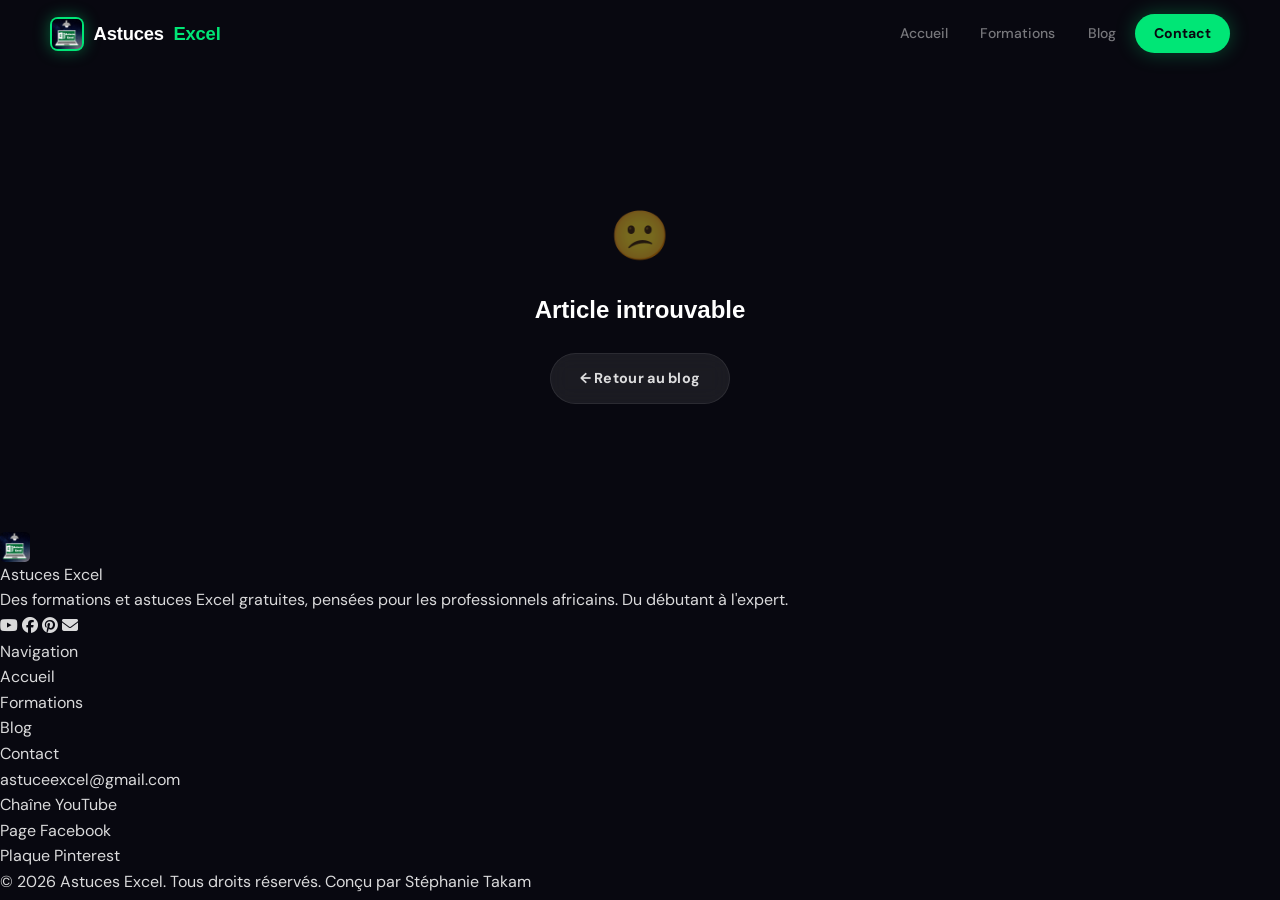
<file: article.html>
<!DOCTYPE html>
<html lang="fr">
<head>
  <meta charset="UTF-8"/>
  <meta name="viewport" content="width=device-width, initial-scale=1.0"/>
  <title id="pt">Article — Astuces Excel</title>
  <meta name="description" id="pd" content="Astuce Excel avec vidéo."/>
  <link rel="preconnect" href="https://fonts.googleapis.com"/>
  <link href="https://fonts.googleapis.com/css2?family=Cabinet+Grotesk:wght@700;800;900&family=DM+Sans:wght@400;500;600;700&family=JetBrains+Mono:wght@400;600&display=swap" rel="stylesheet"/>
  <link rel="stylesheet" href="https://cdnjs.cloudflare.com/ajax/libs/font-awesome/6.5.0/css/all.min.css"/>
  <link rel="stylesheet" href="css/variables.css"/>
  <link rel="stylesheet" href="css/nav.css"/>
  <link rel="stylesheet" href="css/detail.css"/>
  <style> body { padding-top:70px; } </style>
</head>
<body>
<div id="nav-root"></div>
<div id="root"></div>
<div id="footer-root"></div>

<script src="js/data.js"></script>
<script src="js/main.js"></script>
<script>
  document.getElementById('nav-root').innerHTML    = navHTML();
  document.getElementById('footer-root').innerHTML = footerHTML();

  const id = new URLSearchParams(location.search).get('id');
  const a  = DATA.articles.find(x => x.id === id);

  if (!a) {
    document.getElementById('root').innerHTML = `
      <div style="text-align:center;padding:8rem 2rem;color:var(--blanc-muted);">
        <div style="font-size:3rem;margin-bottom:1rem">😕</div>
        <h2 style="font-family:var(--font-display);color:var(--blanc);margin-bottom:1.5rem">Article introuvable</h2>
        <a href="blog.html" class="btn btn-ghost">← Retour au blog</a>
      </div>`;
  } else {
    document.getElementById('pt').textContent = a.titre + ' — Astuces Excel';
    document.getElementById('pd').content     = a.desc;

    let vi = 0;

    document.getElementById('root').innerHTML = `
      <div class="detail-hero">
        <div class="detail-hero-inner">
          <div class="breadcrumb">
            <a href="index.html">Accueil</a><span>/</span>
            <a href="blog.html">Blog</a><span>/</span>
            <span>${a.titre}</span>
          </div>
          <div class="detail-badges">
            ${a.tags.map(t=>`<span class="badge badge-dim">${t}</span>`).join('')}
          </div>
          <h1 class="detail-title">${a.titre}</h1>
          <p class="detail-desc">${a.desc}</p>
          <div class="detail-meta">
            <div class="detail-meta-item">📅 <strong>${formatDate(a.date)}</strong></div>
            <div class="detail-meta-item">📖 <strong>${a.lecture}</strong></div>
            <div class="detail-meta-item">▶ <strong>${a.videos.length} vidéo${a.videos.length>1?'s':''}</strong></div>
          </div>
        </div>
      </div>

      <div class="detail-layout">
        <!-- Colonne principale -->
        <div class="detail-main">
          ${a.videos.length ? `
            <div class="detail-section-title">▶ Vidéos</div>
            <div class="videos-list" id="vlist"></div>
          ` : ''}

          ${a.contenu ? `
            <div class="detail-section-title" style="margin-top:3rem">📖 Article complet</div>
            <div class="article-body">${a.contenu}</div>
          ` : ''}

          <!-- Partage -->
          <div class="share-row">
            <span class="share-label">Partager</span>
            <a href="https://wa.me/?text=${encodeURIComponent(a.titre+' — '+location.href)}"
               target="_blank" class="share-btn share-wa">
              <i class="fab fa-whatsapp"></i> WhatsApp
            </a>
          </div>

          <!-- Autres articles -->
          <div style="margin-top:3rem;">
            <div class="detail-section-title">📰 Autres articles</div>
            <div class="autres-grid" id="autres"></div>
          </div>
        </div>

        <!-- Sidebar lecteur -->
        ${a.videos.length ? `
          <div class="detail-sidebar">
            <div class="player-wrap">
              <iframe id="player" src="${a.videos[0].url}?autoplay=0"
                allow="accelerometer;autoplay;clipboard-write;encrypted-media;gyroscope;picture-in-picture"
                allowfullscreen></iframe>
              <div class="player-label" id="player-label">${a.videos[0].titre}</div>
            </div>
            ${a.videos.length > 1 ? `
              <div class="player-nav">
                <button class="player-nav-btn" id="btn-prev" onclick="nav(-1)" disabled>← Précédente</button>
                <button class="player-nav-btn" id="btn-next" onclick="nav(1)">Suivante →</button>
              </div>` : ''}
          </div>
        ` : ''}
      </div>`;

    // Liste vidéos
    if (a.videos.length) {
      function renderList() {
        document.getElementById('vlist').innerHTML = a.videos.map((v,i) => `
          <div class="video-item ${i===vi?'active':''}" onclick="pick(${i})">
            <div class="vi-num">${i+1}</div>
            <div class="vi-title">${v.titre}</div>
            <div class="vi-dur">${v.dur}</div>
          </div>`).join('');
      }

      window.pick = function(i) {
        vi = i;
        document.getElementById('player').src = a.videos[i].url + '?autoplay=1';
        document.getElementById('player-label').textContent = a.videos[i].titre;
        const prev = document.getElementById('btn-prev');
        const next = document.getElementById('btn-next');
        if (prev) prev.disabled = i === 0;
        if (next) next.disabled = i === a.videos.length - 1;
        renderList();
      };

      window.nav = d => { const n = vi+d; if(n>=0 && n<a.videos.length) pick(n); };
      renderList();
    }

    // Autres articles
    const autres = DATA.articles.filter(x => x.id !== id).slice(0, 4);
    document.getElementById('autres').innerHTML = autres.map(x => `
      <a href="article.html?id=${x.id}" class="autre-card">
        <div class="autre-emoji">${x.emoji}</div>
        <div class="autre-title">${x.titre}</div>
        <div class="autre-meta">📖 ${x.lecture}</div>
      </a>`).join('');
  }
</script>
</body>
</html>
</file>
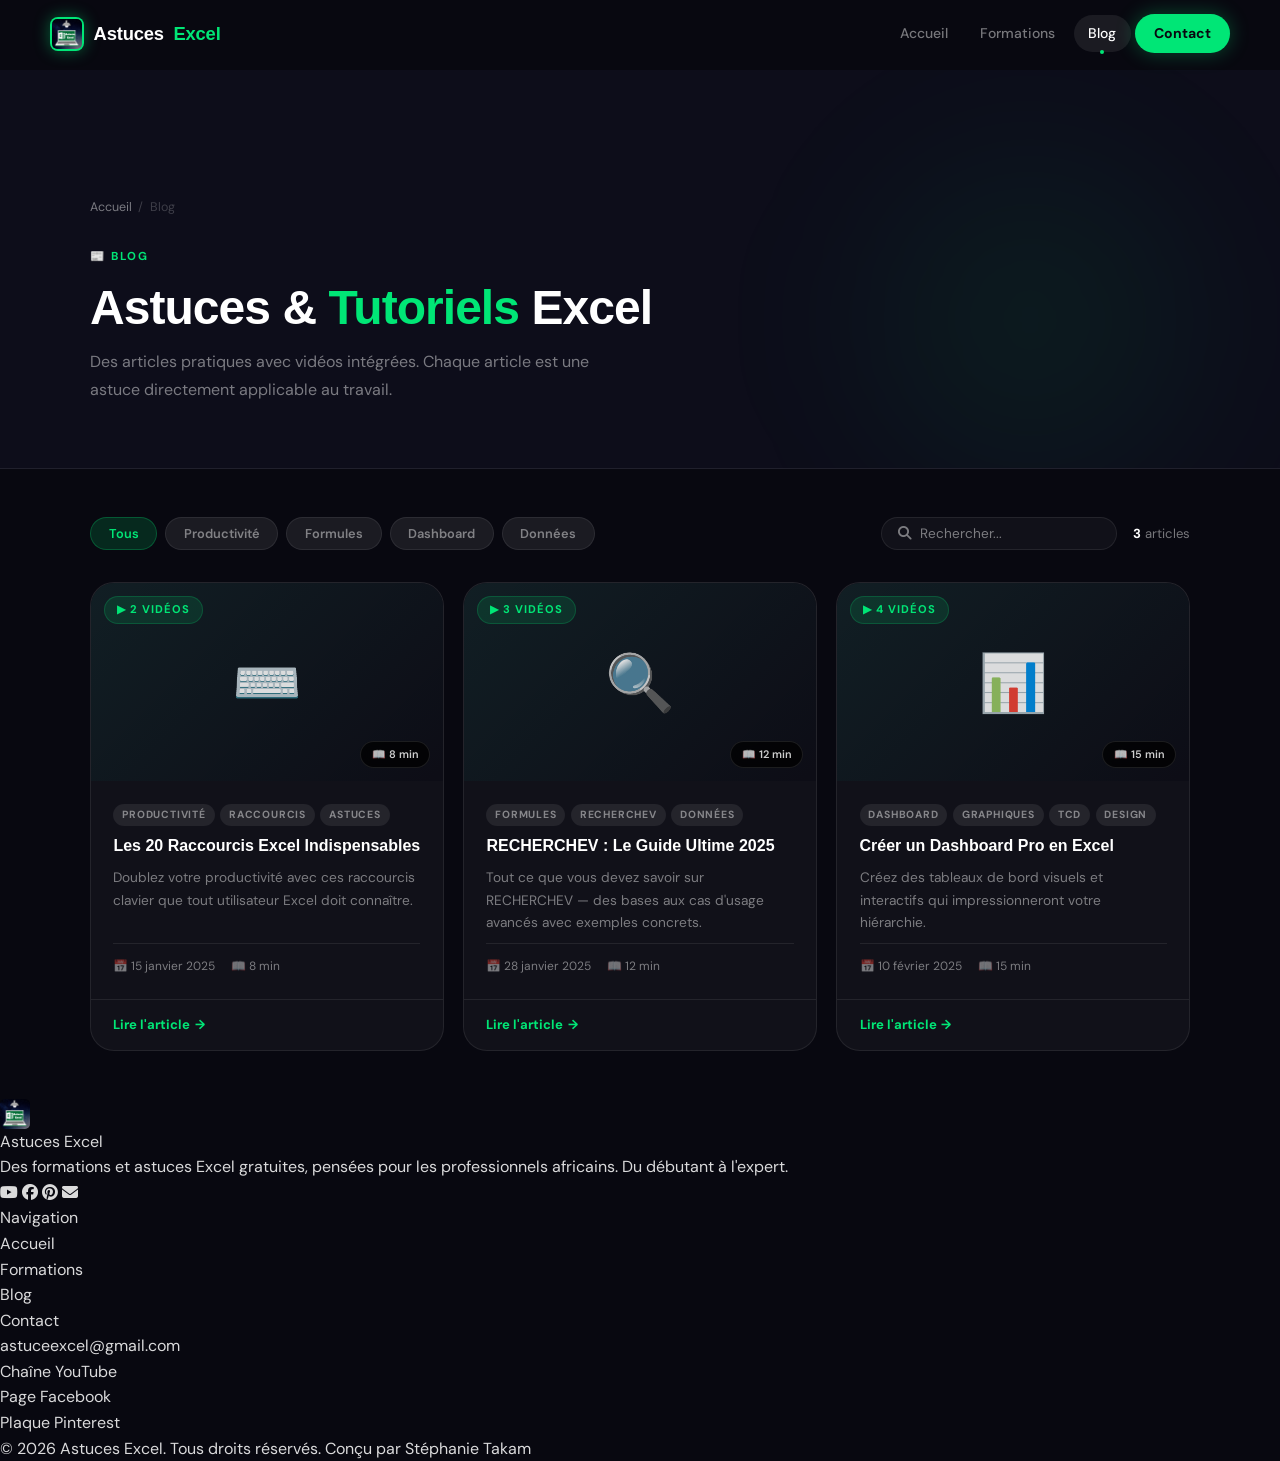
<file: blog.html>
<!DOCTYPE html>
<html lang="fr">
<head>
  <meta charset="UTF-8"/>
  <meta name="viewport" content="width=device-width, initial-scale=1.0"/>
  <title>Blog Excel — Astuces, conseils et tutoriels</title>
  <meta name="description" content="Astuces Excel pratiques avec vidéos intégrées. Progressez rapidement avec nos articles tutoriels."/>
  <link rel="canonical" href="https://astucesexcel.netlify.app/blog.html"/>
  <link rel="preconnect" href="https://fonts.googleapis.com"/>
  <link href="https://fonts.googleapis.com/css2?family=Cabinet+Grotesk:wght@700;800;900&family=DM+Sans:wght@400;500;600;700&family=JetBrains+Mono:wght@400;600&display=swap" rel="stylesheet"/>
  <link rel="stylesheet" href="https://cdnjs.cloudflare.com/ajax/libs/font-awesome/6.5.0/css/all.min.css"/>
  <link rel="stylesheet" href="css/variables.css"/>
  <link rel="stylesheet" href="css/nav.css"/>
  <link rel="stylesheet" href="css/cards.css"/>
  <style>
    body { padding-top:70px; }
    .page-content { max-width:var(--max-w); margin:0 auto; padding:3rem var(--px); }
  </style>
</head>
<body>
<div id="nav-root"></div>

<div class="page-hero">
  <div class="page-hero-inner">
    <div class="breadcrumb">
      <a href="index.html">Accueil</a><span>/</span><span>Blog</span>
    </div>
    <div class="page-hero-ey">📰 Blog</div>
    <h1 class="page-hero-h">Astuces & <em>Tutoriels</em> Excel</h1>
    <p class="page-hero-p">Des articles pratiques avec vidéos intégrées. Chaque article est une astuce directement applicable au travail.</p>
  </div>
</div>

<div class="page-content">
  <div class="toolbar">
    <div style="display:flex;gap:.5rem;flex-wrap:wrap;align-items:center;">
      <div class="filtres" id="filtres">
        <button class="filtre-btn active" data-f="tous">Tous</button>
        <button class="filtre-btn" data-f="productivité">Productivité</button>
        <button class="filtre-btn" data-f="formules">Formules</button>
        <button class="filtre-btn" data-f="dashboard">Dashboard</button>
        <button class="filtre-btn" data-f="données">Données</button>
      </div>
    </div>
    <div style="display:flex;align-items:center;gap:1rem;flex-wrap:wrap;">
      <div class="search-wrap">
        <i class="fas fa-search search-icon"></i>
        <input type="text" id="search" placeholder="Rechercher..."/>
      </div>
      <div class="count-label" id="count"></div>
    </div>
  </div>
  <div class="cards-grid" id="grid"></div>
</div>

<div id="footer-root"></div>
<script src="js/data.js"></script>
<script src="js/main.js"></script>
<script>
  document.getElementById('nav-root').innerHTML    = navHTML();
  document.getElementById('footer-root').innerHTML = footerHTML();

  let filtre = 'tous', query = '';

  function render() {
    let list = DATA.articles;
    if (filtre !== 'tous') list = list.filter(a => a.tags.includes(filtre));
    if (query.trim()) {
      const q = query.toLowerCase();
      list = list.filter(a => a.titre.toLowerCase().includes(q) || a.desc.toLowerCase().includes(q) || a.tags.some(t => t.toLowerCase().includes(q)));
    }
    document.getElementById('count').innerHTML = `<strong>${list.length}</strong> article${list.length>1?'s':''}`;
    document.getElementById('grid').innerHTML  = list.length
      ? list.map(cardArticle).join('')
      : `<div class="empty"><div class="empty-icon">🔍</div><p>Aucun article trouvé.</p></div>`;
  }

  document.getElementById('filtres').addEventListener('click', e => {
    const btn = e.target.closest('.filtre-btn');
    if (!btn) return;
    document.querySelectorAll('.filtre-btn').forEach(b => b.classList.remove('active'));
    btn.classList.add('active');
    filtre = btn.dataset.f;
    render();
  });

  document.getElementById('search').addEventListener('input', e => { query = e.target.value; render(); });

  render();
</script>
</body>
</html>
</file>
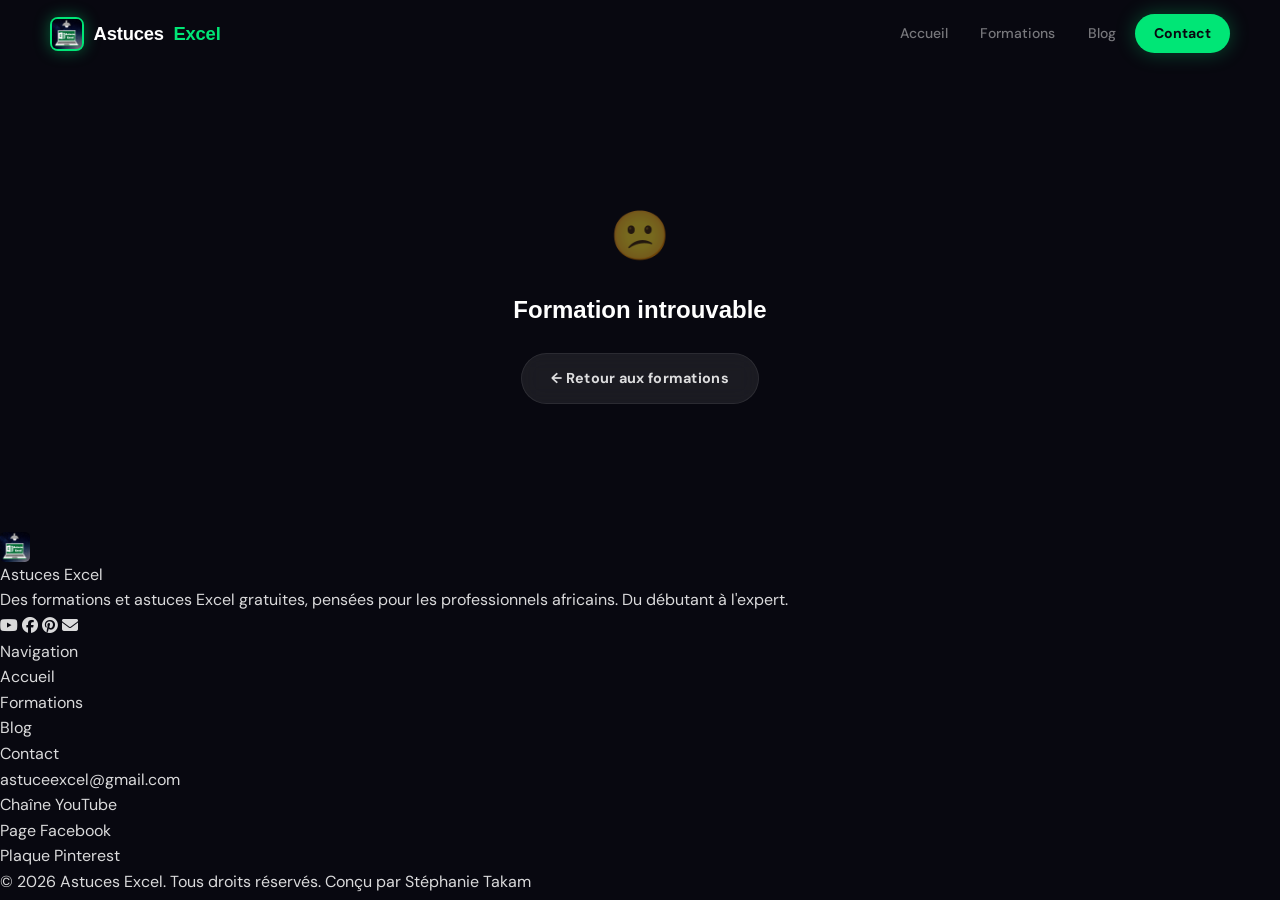
<file: formation.html>
<!DOCTYPE html>
<html lang="fr">
<head>
  <meta charset="UTF-8"/>
  <meta name="viewport" content="width=device-width, initial-scale=1.0"/>
  <title id="pt">Formation — Astuces Excel</title>
  <meta name="description" id="pd" content="Formation Excel gratuite en vidéo."/>
  <link rel="preconnect" href="https://fonts.googleapis.com"/>
  <link href="https://fonts.googleapis.com/css2?family=Cabinet+Grotesk:wght@700;800;900&family=DM+Sans:wght@400;500;600;700&family=JetBrains+Mono:wght@400;600&display=swap" rel="stylesheet"/>
  <link rel="stylesheet" href="https://cdnjs.cloudflare.com/ajax/libs/font-awesome/6.5.0/css/all.min.css"/>
  <link rel="stylesheet" href="css/variables.css"/>
  <link rel="stylesheet" href="css/nav.css"/>
  <link rel="stylesheet" href="css/detail.css"/>
  <style> body { padding-top:70px; } </style>
</head>
<body>
<div id="nav-root"></div>
<div id="root"></div>
<div id="footer-root"></div>

<script src="js/data.js"></script>
<script src="js/main.js"></script>
<script>
  document.getElementById('nav-root').innerHTML    = navHTML();
  document.getElementById('footer-root').innerHTML = footerHTML();

  const id  = new URLSearchParams(location.search).get('id');
  const f   = DATA.formations.find(x => x.id === id);

  function getBadge(n) {
    return n === 'Avancé' ? 'badge-gold' : n === 'Débutant' ? 'badge-green' : 'badge-dim';
  }

  function afficherPage() {
    if (!f) {
      document.getElementById('root').innerHTML = `
        <div style="text-align:center;padding:8rem 2rem;color:var(--blanc-muted);">
          <div style="font-size:3rem;margin-bottom:1rem">😕</div>
          <h2 style="font-family:var(--font-display);color:var(--blanc);margin-bottom:1.5rem">Formation introuvable</h2>
          <a href="formations.html" class="btn btn-ghost">← Retour aux formations</a>
        </div>`;
      return;
    }

    document.getElementById('pt').textContent = f.titre + ' — Astuces Excel';
    document.getElementById('pd').content     = f.desc;

    // Formation payante
    if (!f.gratuit) {
      document.getElementById('root').innerHTML = `
        <div class="detail-hero">
          <div class="detail-hero-inner">
            <div class="breadcrumb">
              <a href="index.html">Accueil</a><span>/</span>
              <a href="formations.html">Formations</a><span>/</span>
              <span>${f.titre}</span>
            </div>
            <div class="detail-badges">
              <span class="badge badge-gold">⭐ Premium</span>
              <span class="badge ${getBadge(f.niveau)}">${f.niveau}</span>
            </div>
            <h1 class="detail-title">${f.titre}</h1>
            <p class="detail-desc">${f.desc}</p>
            <div class="detail-meta">
              <div class="detail-meta-item">🕐 <strong>${f.duree}</strong></div>
              <div class="detail-meta-item">🔒 <strong>${f.nbVideos} vidéos</strong></div>
            </div>
          </div>
        </div>
        <div style="max-width:560px;margin:4rem auto;padding:0 var(--px);">
          <div class="locked-box">
            <div class="locked-icon">🔒</div>
            <h3 class="locked-h">Formation Premium</h3>
            <p class="locked-p">Cette formation est disponible au prix de <strong style="color:#ffc107">${f.prix}</strong>. Accès à vie, ${f.nbVideos} vidéos HD.</p>
            <a href="${f.selarUrl}" target="_blank" class="btn-buy">🛒 Acheter — ${f.prix}</a>
            <p class="locked-note">Paiement sécurisé via Selar.co · Mobile Money accepté</p>
          </div>
          <div style="text-align:center;margin-top:1.5rem;">
            <a href="formations.html" style="font-size:.85rem;color:var(--blanc-muted);">← Voir les formations gratuites</a>
          </div>
        </div>`;
      return;
    }

    // Formation gratuite
    let vi = 0;

    document.getElementById('root').innerHTML = `
      <div class="detail-hero">
        <div class="detail-hero-inner">
          <div class="breadcrumb">
            <a href="index.html">Accueil</a><span>/</span>
            <a href="formations.html">Formations</a><span>/</span>
            <span>${f.titre}</span>
          </div>
          <div class="detail-badges">
            <span class="badge badge-green">✓ Gratuit</span>
            <span class="badge ${getBadge(f.niveau)}">${f.niveau}</span>
          </div>
          <h1 class="detail-title">${f.titre}</h1>
          <p class="detail-desc">${f.desc}</p>
          <div class="detail-meta">
            <div class="detail-meta-item">🕐 <strong>${f.duree}</strong></div>
            <div class="detail-meta-item">▶ <strong>${f.nbVideos} vidéos</strong></div>
          </div>
        </div>
      </div>
      <div class="detail-layout">
        <div class="detail-main">
          <div class="videos-list" id="vlist"></div>
        </div>
        <div class="detail-sidebar">
          <div class="player-wrap">
            <iframe id="player" src="${f.videos[0].url}?autoplay=0"
              allow="accelerometer;autoplay;clipboard-write;encrypted-media;gyroscope;picture-in-picture"
              allowfullscreen></iframe>
            <div class="player-label" id="player-label">${f.videos[0].titre}</div>
          </div>
          <div class="player-nav">
            <button class="player-nav-btn" id="btn-prev" onclick="pick(vi-1)" disabled>← Précédente</button>
            <button class="player-nav-btn" id="btn-next" onclick="pick(vi+1)">Suivante →</button>
          </div>
        </div>
      </div>`;

    function renderList() {
      document.getElementById('vlist').innerHTML = f.videos.map((v,i) => `
        <div class="video-item ${i===vi?'active':''}" onclick="pick(${i})">
          <div class="vi-num">${i+1}</div>
          <div class="vi-title">${v.titre}</div>
          <div class="vi-dur">${v.dur}</div>
        </div>`).join('');
    }

    window.pick = function(i) {
      if (i < 0 || i >= f.videos.length) return;
      vi = i;
      document.getElementById('player').src = f.videos[i].url + '?autoplay=1';
      document.getElementById('player-label').textContent = f.videos[i].titre;
      document.getElementById('btn-prev').disabled = i === 0;
      document.getElementById('btn-next').disabled = i === f.videos.length - 1;
      renderList();
      document.querySelector('.detail-sidebar').scrollIntoView({behavior:'smooth', block:'start'});
    };

    renderList();
    document.getElementById('btn-next').disabled = f.videos.length <= 1;
  }

  afficherPage();
</script>
</body>
</html>
</file>
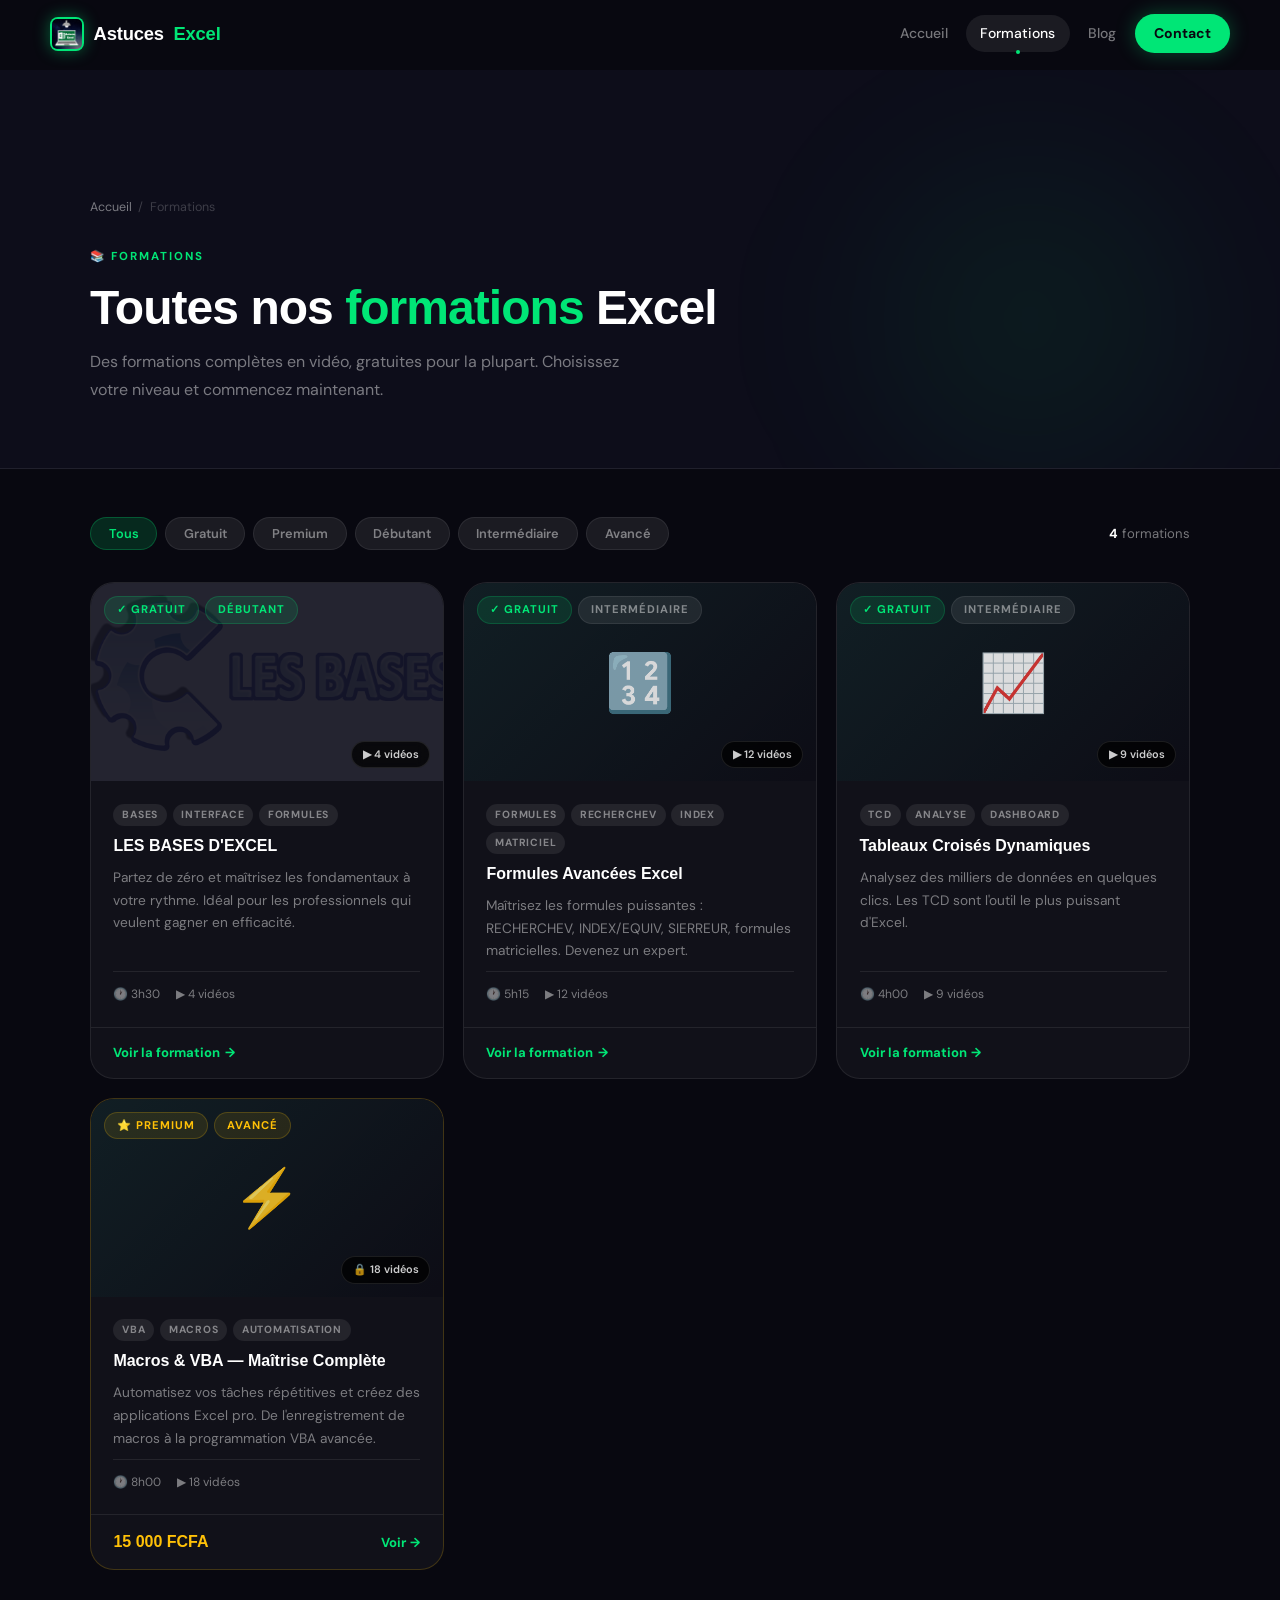
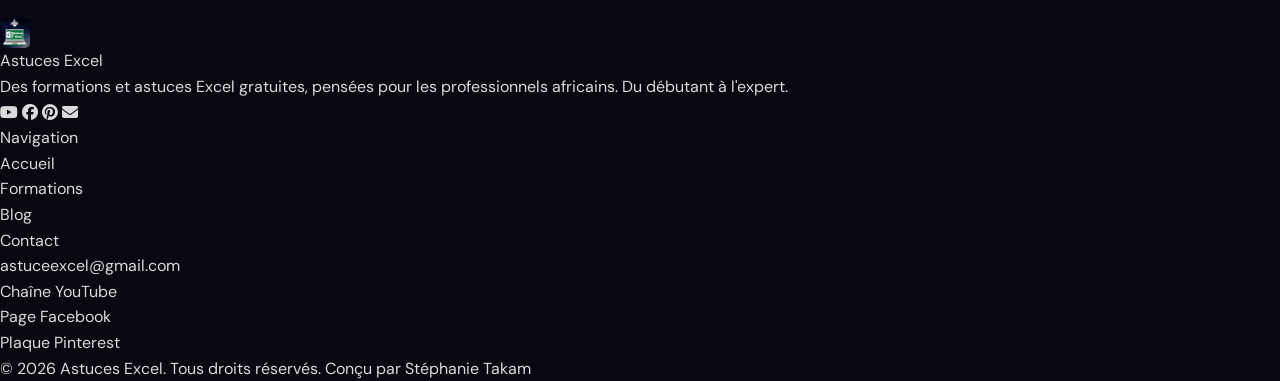
<file: formations.html>
<!DOCTYPE html>
<html lang="fr">
<head>
  <meta charset="UTF-8"/>
  <meta name="viewport" content="width=device-width, initial-scale=1.0"/>
  <title>Formations Excel Gratuites — Astuces Excel</title>
  <meta name="description" content="Toutes nos formations Excel gratuites en vidéo. Débutant, intermédiaire, avancé."/>
  <link rel="canonical" href="https://astucesexcel.netlify.app/formations.html"/>
  <link rel="preconnect" href="https://fonts.googleapis.com"/>
  <link href="https://fonts.googleapis.com/css2?family=Cabinet+Grotesk:wght@700;800;900&family=DM+Sans:wght@400;500;600;700&family=JetBrains+Mono:wght@400;600&display=swap" rel="stylesheet"/>
  <link rel="stylesheet" href="https://cdnjs.cloudflare.com/ajax/libs/font-awesome/6.5.0/css/all.min.css"/>
  <link rel="stylesheet" href="css/variables.css"/>
  <link rel="stylesheet" href="css/nav.css"/>
  <link rel="stylesheet" href="css/cards.css"/>
  <style>
    body { padding-top:70px; }
    .page-content { max-width:var(--max-w); margin:0 auto; padding:3rem var(--px); }
  </style>
</head>
<body>
<div id="nav-root"></div>

<div class="page-hero">
  <div class="page-hero-inner">
    <div class="breadcrumb">
      <a href="index.html">Accueil</a><span>/</span><span>Formations</span>
    </div>
    <div class="page-hero-ey">📚 Formations</div>
    <h1 class="page-hero-h">Toutes nos <em>formations</em> Excel</h1>
    <p class="page-hero-p">Des formations complètes en vidéo, gratuites pour la plupart. Choisissez votre niveau et commencez maintenant.</p>
  </div>
</div>

<div class="page-content">
  <div class="toolbar">
    <div class="filtres" id="filtres">
      <button class="filtre-btn active" data-f="tous">Tous</button>
      <button class="filtre-btn" data-f="gratuit">Gratuit</button>
      <button class="filtre-btn" data-f="premium">Premium</button>
      <button class="filtre-btn" data-f="Débutant">Débutant</button>
      <button class="filtre-btn" data-f="Intermédiaire">Intermédiaire</button>
      <button class="filtre-btn" data-f="Avancé">Avancé</button>
    </div>
    <div class="count-label" id="count"></div>
  </div>
  <div class="cards-grid" id="grid"></div>
</div>

<div id="footer-root"></div>
<script src="js/data.js"></script>
<script src="js/main.js"></script>
<script>
  document.getElementById('nav-root').innerHTML    = navHTML();
  document.getElementById('footer-root').innerHTML = footerHTML();

  function render(f) {
    let list = DATA.formations;
    if (f === 'gratuit')       list = list.filter(x => x.gratuit);
    else if (f === 'premium')  list = list.filter(x => !x.gratuit);
    else if (f !== 'tous')     list = list.filter(x => x.niveau === f);
    document.getElementById('count').innerHTML = `<strong>${list.length}</strong> formation${list.length>1?'s':''}`;
    document.getElementById('grid').innerHTML  = list.length
      ? list.map(cardFormation).join('')
      : `<div class="empty"><div class="empty-icon">📭</div><p>Aucune formation dans cette catégorie.</p></div>`;
  }

  document.getElementById('filtres').addEventListener('click', e => {
    const btn = e.target.closest('.filtre-btn');
    if (!btn) return;
    document.querySelectorAll('.filtre-btn').forEach(b => b.classList.remove('active'));
    btn.classList.add('active');
    render(btn.dataset.f);
  });

  render('tous');
</script>
</body>
</html>
</file>
<file: css/variables.css>
/* ================================================
   css/variables.css
   ================================================ */
:root {
  --noir:         #080810;
  --noir-2:       #0d0d1a;
  --noir-3:       #12121f;
  --noir-card:    #0f0f1c;
  --vert:         #00e676;
  --vert-dim:     #00c853;
  --vert-glow:    rgba(0, 230, 118, 0.15);
  --vert-glow-s:  rgba(0, 230, 118, 0.06);
  --blanc:        #ffffff;
  --blanc-dim:    rgba(255,255,255,0.85);
  --blanc-muted:  rgba(255,255,255,0.45);
  --blanc-faint:  rgba(255,255,255,0.08);
  --border:       rgba(255,255,255,0.08);
  --border-vert:  rgba(0,230,118,0.25);
  --glass:        rgba(255,255,255,0.04);
  --glass-hover:  rgba(255,255,255,0.07);

  --font-display: 'Cabinet Grotesk', 'Clash Display', sans-serif;
  --font-body:    'Satoshi', 'DM Sans', sans-serif;
  --font-mono:    'JetBrains Mono', monospace;

  --max-w:        1180px;
  --px:           clamp(1rem, 4vw, 2.5rem);
  --radius:       14px;
  --radius-lg:    24px;
  --radius-pill:  100px;

  --ease:         cubic-bezier(0.16, 1, 0.3, 1);
  --ease-in:      cubic-bezier(0.4, 0, 1, 1);
  --t:            0.4s var(--ease);
}

*, *::before, *::after { margin:0; padding:0; box-sizing:border-box; }
html { scroll-behavior:smooth; font-size:16px; }
body {
  font-family: var(--font-body);
  background: var(--noir);
  color: var(--blanc-dim);
  line-height: 1.6;
  overflow-x: hidden;
  -webkit-font-smoothing: antialiased;
}
img { max-width:100%; display:block; }
a { text-decoration:none; color:inherit; }
button { cursor:pointer; font-family:var(--font-body); border:none; }
ul { list-style:none; }

/* ---- Conteneur ---- */
.wrap {
  max-width: var(--max-w);
  margin: 0 auto;
  padding: 0 var(--px);
}

/* ---- Boutons ---- */
.btn {
  display: inline-flex;
  align-items: center;
  gap: .5rem;
  padding: .8rem 1.8rem;
  border-radius: var(--radius-pill);
  font-weight: 700;
  font-size: .9rem;
  letter-spacing: .3px;
  transition: var(--t);
  white-space: nowrap;
}
.btn-green {
  background: var(--vert);
  color: var(--noir);
  box-shadow: 0 0 24px rgba(0,230,118,.35);
}
.btn-green:hover {
  background: #33ff8a;
  box-shadow: 0 0 40px rgba(0,230,118,.55);
  transform: translateY(-2px);
}
.btn-ghost {
  background: var(--blanc-faint);
  color: var(--blanc-dim);
  border: 1px solid var(--border);
  backdrop-filter: blur(10px);
}
.btn-ghost:hover {
  background: var(--glass-hover);
  border-color: rgba(255,255,255,.18);
  transform: translateY(-2px);
}

/* ---- Badge ---- */
.badge {
  display:inline-flex; align-items:center; gap:.35rem;
  padding:.25rem .75rem;
  border-radius:var(--radius-pill);
  font-size:.7rem; font-weight:700; letter-spacing:1px; text-transform:uppercase;
}
.badge-green { background:rgba(0,230,118,.12); color:var(--vert); border:1px solid rgba(0,230,118,.2); }
.badge-gold  { background:rgba(255,193,7,.1);  color:#ffc107;    border:1px solid rgba(255,193,7,.2); }
.badge-dim   { background:var(--blanc-faint);  color:var(--blanc-muted); border:1px solid var(--border); }

/* ---- Section label ---- */
.section-eyebrow {
  display:inline-flex; align-items:center; gap:.5rem;
  font-size:.72rem; font-weight:700; letter-spacing:2px; text-transform:uppercase;
  color:var(--vert); margin-bottom:1rem;
}
.section-eyebrow::before {
  content:''; width:20px; height:1px; background:var(--vert); display:block;
}

.section-h {
  font-family: var(--font-display);
  font-size: clamp(2rem, 4.5vw, 3.5rem);
  font-weight: 800;
  color: var(--blanc);
  line-height: 1.1;
  letter-spacing: -.02em;
}
.section-h em { font-style:normal; color:var(--vert); }

.section-sub {
  font-size:1.05rem;
  color:var(--blanc-muted);
  line-height:1.8;
  max-width:560px;
}

/* ---- Glass card ---- */
.glass-card {
  background: var(--glass);
  border: 1px solid var(--border);
  border-radius: var(--radius-lg);
  backdrop-filter: blur(20px);
  transition: var(--t);
}
.glass-card:hover {
  background: var(--glass-hover);
  border-color: var(--border-vert);
  box-shadow: 0 0 40px var(--vert-glow-s), 0 20px 60px rgba(0,0,0,.4);
  transform: translateY(-6px);
}

/* ---- Divider ---- */
.divider {
  height:1px;
  background:linear-gradient(90deg, transparent, var(--border) 30%, var(--border) 70%, transparent);
  margin: 0;
}

/* ---- Scrollbar ---- */
::-webkit-scrollbar { width:5px; }
::-webkit-scrollbar-track { background:var(--noir-2); }
::-webkit-scrollbar-thumb { background:var(--vert-dim); border-radius:3px; }

/* ---- Animations de base ---- */
@keyframes fadeUp {
  from { opacity:0; transform:translateY(40px); }
  to   { opacity:1; transform:translateY(0); }
}
@keyframes fadeIn {
  from { opacity:0; } to { opacity:1; }
}
@keyframes glow-pulse {
  0%,100% { box-shadow:0 0 20px rgba(0,230,118,.3); }
  50%      { box-shadow:0 0 50px rgba(0,230,118,.6); }
}
@keyframes float {
  0%,100% { transform:translateY(0); }
  50%      { transform:translateY(-12px); }
}
@keyframes spin-slow {
  to { transform:rotate(360deg); }
}

/* ---- Grid cards ---- */
.cards-grid {
  display:grid;
  grid-template-columns:repeat(auto-fill, minmax(310px,1fr));
  gap:1.2rem;
}

/* ---- Filtres ---- */
.filtres {
  display:flex; gap:.5rem; flex-wrap:wrap;
}
.filtre-btn {
  padding:.45rem 1.1rem;
  border-radius:var(--radius-pill);
  font-size:.8rem; font-weight:600;
  background:var(--blanc-faint);
  border:1px solid var(--border);
  color:var(--blanc-muted);
  transition:var(--t);
}
.filtre-btn:hover,
.filtre-btn.active {
  background:var(--vert-glow);
  border-color:var(--border-vert);
  color:var(--vert);
}

/* ---- Spinner ---- */
.spinner {
  width:36px; height:36px;
  border:2px solid var(--blanc-faint);
  border-top-color:var(--vert);
  border-radius:50%;
  animation:spin-slow .7s linear infinite;
  margin:3rem auto;
}

/* ---- Empty state ---- */
.empty {
  grid-column:1/-1;
  text-align:center; padding:4rem 2rem;
  color:var(--blanc-muted);
}
.empty-icon { font-size:2.5rem; margin-bottom:1rem; opacity:.4; }

/* ---- Responsive ---- */
@media (max-width:768px) {
  .cards-grid { grid-template-columns:1fr; }
  .section-h  { font-size:1.9rem; }
}
</file>
<file: css/nav.css>
/* ================================================
   css/nav.css
   ================================================ */
.nav {
  position:fixed; top:0; left:0; right:0; z-index:1000;
  padding:.9rem var(--px);
  transition: background .4s ease, backdrop-filter .4s ease, border-color .4s ease;
  border-bottom: 1px solid transparent;
}
.nav.scrolled {
  background: rgba(8,8,16,.85);
  backdrop-filter: blur(24px);
  border-color: var(--border);
}

.nav-inner {
  max-width:var(--max-w); margin:0 auto;
  display:flex; align-items:center; justify-content:space-between;
  gap:2rem;
}

/* Logo */
.nav-logo {
  display:flex; align-items:center; gap:.6rem;
  font-family:var(--font-display);
  font-size:1.15rem; font-weight:800;
  color:var(--blanc); letter-spacing:-.01em;
}
.nav-logo-mark {
  width:34px; height:34px;
  background:var(--vert);
  border-radius:8px;
  display:flex; align-items:center; justify-content:center;
  font-size:1rem;
  box-shadow:0 0 16px rgba(0,230,118,.4);
  flex-shrink:0;
}
.nav-logo span { color:var(--vert); }

/* Liens centrés */
.nav-links {
  display:flex; align-items:center; gap:.25rem;
}
.nav-link {
  padding:.45rem .9rem;
  border-radius:var(--radius-pill);
  font-size:.875rem; font-weight:500;
  color:var(--blanc-muted);
  transition:color .25s, background .25s;
  position:relative;
}
.nav-link:hover, .nav-link.active {
  color:var(--blanc);
  background:var(--blanc-faint);
}
.nav-link.active::after {
  content:''; position:absolute;
  bottom:-2px; left:50%; transform:translateX(-50%);
  width:4px; height:4px;
  background:var(--vert); border-radius:50%;
}

/* CTA */
.nav-cta {
  background:var(--vert);
  color:var(--noir) !important;
  font-weight:700 !important;
  padding:.5rem 1.2rem !important;
  box-shadow:0 0 20px rgba(0,230,118,.3);
}
.nav-cta:hover {
  background:#33ff8a !important;
  box-shadow:0 0 32px rgba(0,230,118,.5) !important;
  transform:translateY(-1px);
}

/* Hamburger */
.nav-toggle {
  display:none; flex-direction:column;
  gap:5px; background:transparent; padding:.4rem;
}
.nav-toggle span {
  display:block; width:22px; height:2px;
  background:var(--blanc-dim); border-radius:2px;
  transition:var(--t);
}
.nav-toggle.open span:nth-child(1) { transform:rotate(45deg) translate(5px,5px); }
.nav-toggle.open span:nth-child(2) { opacity:0; }
.nav-toggle.open span:nth-child(3) { transform:rotate(-45deg) translate(5px,-5px); }

@media (max-width:768px) {
  .nav-toggle { display:flex; }
  .nav-links {
    position:fixed; top:60px; left:0; right:0;
    flex-direction:column; align-items:stretch;
    background:rgba(8,8,16,.97);
    backdrop-filter:blur(24px);
    border-bottom:1px solid var(--border);
    padding:1rem;
    transform:translateY(-110%);
    transition:transform .35s var(--ease);
  }
  .nav-links.open { transform:translateY(0); }
  .nav-link { padding:.8rem 1rem; }
}
</file>
<file: css/home.css>
/* ================================================
   css/home.css — Dark premium hero + sections
   ================================================ */

/* ================================================
   HERO
   ================================================ */
.hero {
  position:relative;
  min-height:100vh;
  display:flex; align-items:center;
  overflow:hidden;
  padding-top:70px;
}

/* Fond : orbes de lumière animées */
.hero-bg {
  position:absolute; inset:0; z-index:0;
  overflow:hidden;
}
.orb {
  position:absolute;
  border-radius:50%;
  filter:blur(120px);
  animation:orb-float 8s ease-in-out infinite;
  pointer-events:none;
}
.orb-1 {
  width:600px; height:600px;
  background:radial-gradient(circle, rgba(0,230,118,.18) 0%, transparent 70%);
  top:-100px; right:-100px;
  animation-delay:0s;
}
.orb-2 {
  width:400px; height:400px;
  background:radial-gradient(circle, rgba(0,200,83,.12) 0%, transparent 70%);
  bottom:0; left:-100px;
  animation-delay:-3s;
}
.orb-3 {
  width:300px; height:300px;
  background:radial-gradient(circle, rgba(0,230,118,.08) 0%, transparent 70%);
  top:40%; left:40%;
  animation-delay:-5s;
}
@keyframes orb-float {
  0%,100% { transform:translateY(0) scale(1); }
  33%      { transform:translateY(-30px) scale(1.05); }
  66%      { transform:translateY(20px) scale(.95); }
}

/* Grille de fond */
.hero-grid {
  position:absolute; inset:0;
  background-image:
    linear-gradient(rgba(0,230,118,.04) 1px, transparent 1px),
    linear-gradient(90deg, rgba(0,230,118,.04) 1px, transparent 1px);
  background-size:80px 80px;
  mask-image:radial-gradient(ellipse 80% 80% at 50% 50%, black 40%, transparent 100%);
}

/* Contenu hero */
.hero-inner {
  position:relative; z-index:1;
  max-width:var(--max-w); margin:0 auto; padding:0 var(--px);
  display:grid;
  grid-template-columns:1fr 1fr;
  gap:4rem; align-items:center;
}

/* Pill annonce */
.hero-pill {
  display:inline-flex; align-items:center; gap:.6rem;
  background:rgba(0,230,118,.08);
  border:1px solid rgba(0,230,118,.2);
  border-radius:var(--radius-pill);
  padding:.4rem 1rem .4rem .4rem;
  margin-bottom:1.8rem;
  animation:fadeIn .8s ease forwards;
}
.hero-pill-dot {
  width:22px; height:22px; border-radius:50%;
  background:var(--vert);
  display:flex; align-items:center; justify-content:center;
  font-size:.7rem;
  animation:glow-pulse 2s ease infinite;
}
.hero-pill-text {
  font-size:.78rem; font-weight:700;
  letter-spacing:.5px; color:var(--vert);
}

.hero-title {
  font-family:var(--font-display);
  font-size:clamp(2.8rem, 5.5vw, 4.5rem);
  font-weight:900;
  color:var(--blanc);
  line-height:1.05;
  letter-spacing:-.03em;
  margin-bottom:1.5rem;
  animation:fadeUp .9s .1s var(--ease) both;
}
.hero-title em {
  font-style:normal;
  background:linear-gradient(135deg, var(--vert), #69ff8f);
  -webkit-background-clip:text; -webkit-text-fill-color:transparent;
  background-clip:text;
}
.hero-title .line-2 {
  display:block;
  color:var(--blanc-muted);
  font-size:.7em;
  font-weight:700;
  margin-top:.3rem;
}

.hero-desc {
  font-size:1.1rem;
  color:var(--blanc-muted);
  line-height:1.85;
  margin-bottom:2.5rem;
  max-width:480px;
  animation:fadeUp .9s .2s var(--ease) both;
}

.hero-actions {
  display:flex; gap:1rem; flex-wrap:wrap;
  animation:fadeUp .9s .3s var(--ease) both;
}

/* Compteur de stats sous le hero */
.hero-stats {
  display:flex; gap:2.5rem;
  margin-top:3rem; padding-top:2rem;
  border-top:1px solid var(--border);
  animation:fadeUp .9s .4s var(--ease) both;
}
.hero-stat-val {
  font-family:var(--font-display);
  font-size:1.8rem; font-weight:800;
  color:var(--blanc); line-height:1;
  margin-bottom:.2rem;
}
.hero-stat-val span { color:var(--vert); }
.hero-stat-label {
  font-size:.78rem; color:var(--blanc-muted); font-weight:500;
}

/* Widget Excel côté droit */
.hero-visual {
  animation:fadeUp 1s .2s var(--ease) both;
}
.excel-mock {
  background:rgba(13,13,26,.9);
  border:1px solid rgba(0,230,118,.15);
  border-radius:var(--radius-lg);
  overflow:hidden;
  box-shadow:
    0 0 0 1px rgba(0,230,118,.05),
    0 40px 80px rgba(0,0,0,.6),
    inset 0 1px 0 rgba(255,255,255,.05);
  backdrop-filter:blur(20px);
}

.mock-bar {
  background:rgba(255,255,255,.03);
  border-bottom:1px solid var(--border);
  padding:.7rem 1rem;
  display:flex; align-items:center; gap:.5rem;
}
.mock-dot { width:9px; height:9px; border-radius:50%; }
.mock-dot:nth-child(1) { background:#ff5f57; }
.mock-dot:nth-child(2) { background:#febc2e; }
.mock-dot:nth-child(3) { background:#28c840; }
.mock-tab {
  margin-left:auto;
  font-family:var(--font-mono);
  font-size:.68rem; color:var(--blanc-muted);
}

.mock-fx {
  background:rgba(0,230,118,.04);
  border-bottom:1px solid var(--border);
  padding:.5rem 1rem;
  display:flex; align-items:center; gap:.8rem;
}
.mock-ref {
  font-family:var(--font-mono); font-size:.72rem;
  color:var(--vert); background:rgba(0,230,118,.1);
  padding:.15rem .6rem; border-radius:4px;
  border:1px solid rgba(0,230,118,.2);
}
.mock-formula { font-family:var(--font-mono); font-size:.75rem; }
.mock-formula .fn  { color:#dcdcaa; }
.mock-formula .ref { color:#9cdcfe; }
.mock-formula .num { color:#b5cea8; }

.mock-grid { padding:0; }
.mock-row {
  display:grid;
  grid-template-columns:28px repeat(5,1fr);
  border-bottom:1px solid rgba(255,255,255,.04);
}
.mock-cell {
  padding:.4rem .6rem;
  font-family:var(--font-mono);
  font-size:.7rem;
  color:rgba(255,255,255,.5);
  border-right:1px solid rgba(255,255,255,.04);
  overflow:hidden; white-space:nowrap;
}
.mock-cell.head { background:rgba(255,255,255,.03); color:rgba(255,255,255,.25); text-align:center; font-weight:700; }
.mock-cell.rn   { background:rgba(255,255,255,.02); color:rgba(255,255,255,.2);  text-align:center; }
.mock-cell.txt  { color:rgba(255,255,255,.7); }
.mock-cell.frm  { color:#569cd6; }
.mock-cell.res  { color:var(--vert); font-weight:700; }
.mock-cell.hi   {
  background:rgba(0,230,118,.08);
  border:1px solid rgba(0,230,118,.3);
  color:var(--vert); font-weight:700;
}
.mock-cell.hi::after { content:'|'; animation:blink 1s infinite; }
@keyframes blink { 0%,100%{opacity:1}50%{opacity:0} }

/* Ligne de progression animée */
.mock-progress-bar {
  height:2px;
  background:linear-gradient(90deg, transparent, var(--vert) 50%, transparent);
  background-size:200% 100%;
  animation:progress-slide 2s linear infinite;
}
@keyframes progress-slide {
  from { background-position:200% 0; }
  to   { background-position:-200% 0; }
}

/* ================================================
   STATS BAND
   ================================================ */
.stats-band {
  border-top:1px solid var(--border);
  border-bottom:1px solid var(--border);
  padding:2.5rem 0;
  background:linear-gradient(180deg, var(--noir-2) 0%, var(--noir) 100%);
}
.stats-band-inner {
  max-width:var(--max-w); margin:0 auto; padding:0 var(--px);
  display:grid; grid-template-columns:repeat(4,1fr);
  gap:2rem;
}
.stat-item { text-align:center; }
.stat-val {
  font-family:var(--font-display);
  font-size:2.5rem; font-weight:900;
  line-height:1; margin-bottom:.3rem;
  background:linear-gradient(135deg, #fff, var(--vert));
  -webkit-background-clip:text; -webkit-text-fill-color:transparent;
  background-clip:text;
}
.stat-lbl { font-size:.8rem; color:var(--blanc-muted); font-weight:500; }

/* ================================================
   SECTION COMMUNE
   ================================================ */
.section { padding:6rem 0; }
.section-center { text-align:center; }
.section-center .section-eyebrow { justify-content:center; }
.section-center .section-eyebrow::before { display:none; }
.section-center .section-sub { margin:1rem auto 0; text-align:center; }

/* ================================================
   FEATURES
   ================================================ */
.features-grid {
  display:grid;
  grid-template-columns:repeat(3,1fr);
  gap:1px;
  border:1px solid var(--border);
  border-radius:var(--radius-lg);
  overflow:hidden;
  margin-top:4rem;
  background:var(--border);
}
.feature-item {
  background:var(--noir-2);
  padding:2.2rem;
  transition:var(--t);
  position:relative;
  overflow:hidden;
}
.feature-item::before {
  content:'';
  position:absolute; top:0; left:0; right:0;
  height:1px;
  background:linear-gradient(90deg, transparent, var(--vert-glow), transparent);
  opacity:0; transition:opacity .4s;
}
.feature-item:hover { background:var(--noir-3); }
.feature-item:hover::before { opacity:1; }

.feature-icon {
  width:48px; height:48px;
  border-radius:12px;
  background:var(--vert-glow);
  border:1px solid var(--border-vert);
  display:flex; align-items:center; justify-content:center;
  font-size:1.3rem; margin-bottom:1.3rem;
}
.feature-title {
  font-family:var(--font-display);
  font-size:1rem; font-weight:700;
  color:var(--blanc); margin-bottom:.5rem;
}
.feature-desc { font-size:.875rem; color:var(--blanc-muted); line-height:1.7; }

/* ================================================
   MARQUEE (défilement infini de tags)
   ================================================ */
.marquee-section { padding:2rem 0; overflow:hidden; }
.marquee-track {
  display:flex; gap:1rem;
  animation:marquee 20s linear infinite;
  width:max-content;
}
.marquee-track-reverse { animation-direction:reverse; margin-top:.8rem; }
.marquee-tag {
  padding:.4rem 1rem;
  border:1px solid var(--border);
  border-radius:var(--radius-pill);
  font-size:.78rem; font-weight:600;
  color:var(--blanc-muted);
  white-space:nowrap;
  background:var(--glass);
}
.marquee-tag.green { border-color:var(--border-vert); color:var(--vert); background:var(--vert-glow-s); }
@keyframes marquee {
  from { transform:translateX(0); }
  to   { transform:translateX(-50%); }
}

/* ================================================
   CTA SECTION
   ================================================ */
.cta-section {
  padding:6rem 0;
  position:relative; overflow:hidden;
}
.cta-glow {
  position:absolute;
  width:600px; height:600px;
  border-radius:50%;
  background:radial-gradient(circle, rgba(0,230,118,.15) 0%, transparent 70%);
  top:50%; left:50%; transform:translate(-50%,-50%);
  filter:blur(80px);
  pointer-events:none;
}
.cta-box {
  max-width:700px; margin:0 auto; padding:0 var(--px);
  text-align:center; position:relative; z-index:1;
}
.cta-h {
  font-family:var(--font-display);
  font-size:clamp(2rem, 4vw, 3.2rem);
  font-weight:900; color:var(--blanc);
  letter-spacing:-.02em; line-height:1.1;
  margin-bottom:1rem;
}
.cta-h em { font-style:normal; color:var(--vert); }
.cta-sub { color:var(--blanc-muted); font-size:1.05rem; margin-bottom:2.5rem; line-height:1.7; }
.cta-actions { display:flex; gap:1rem; justify-content:center; flex-wrap:wrap; }

/* ================================================
   CONTACT
   ================================================ */
.contact-grid {
  display:grid; grid-template-columns:1fr 1.4fr;
  gap:3rem; align-items:start; margin-top:3rem;
}
.contact-info-item {
  display:flex; align-items:center; gap:1rem;
  padding:1.2rem;
  background:var(--glass); border:1px solid var(--border);
  border-radius:var(--radius); margin-bottom:1rem;
  transition:var(--t);
}
.contact-info-item:hover { border-color:var(--border-vert); background:var(--glass-hover); }
.contact-info-icon {
  width:42px; height:42px; border-radius:10px;
  background:var(--vert-glow); border:1px solid var(--border-vert);
  display:flex; align-items:center; justify-content:center;
  font-size:1rem; flex-shrink:0; color:var(--vert);
}
.contact-info-label { font-size:.7rem; font-weight:700; letter-spacing:1px; text-transform:uppercase; color:var(--blanc-muted); }
.contact-info-val   { font-size:.92rem; font-weight:600; color:var(--blanc); margin-top:.15rem; }
.contact-info-val a { transition:color .2s; }
.contact-info-val a:hover { color:var(--vert); }

/* Formulaire contact */
.contact-form-box {
  background:var(--glass); border:1px solid var(--border);
  border-radius:var(--radius-lg); padding:2rem;
}
.form-group { margin-bottom:1.2rem; }
.form-group label {
  display:block; font-size:.72rem; font-weight:700;
  letter-spacing:1px; text-transform:uppercase;
  color:var(--blanc-muted); margin-bottom:.5rem;
}
.form-group input,
.form-group textarea,
.form-group select {
  width:100%;
  background:rgba(255,255,255,.04); border:1px solid var(--border);
  border-radius:var(--radius); padding:.85rem 1rem;
  font-family:var(--font-body); font-size:.92rem;
  color:var(--blanc); outline:none;
  transition:border-color .2s, background .2s;
}
.form-group input::placeholder,
.form-group textarea::placeholder { color:var(--blanc-muted); }
.form-group input:focus,
.form-group textarea:focus,
.form-group select:focus {
  border-color:var(--border-vert);
  background:rgba(0,230,118,.04);
}
.form-group select { color:var(--blanc-muted); }
.form-group select option { background:var(--noir-2); color:var(--blanc); }
.form-group textarea { resize:vertical; min-height:120px; }
.form-submit {
  width:100%; padding:1rem;
  background:var(--vert); color:var(--noir);
  border-radius:var(--radius-pill);
  font-weight:800; font-size:.95rem;
  transition:var(--t);
  box-shadow:0 0 24px rgba(0,230,118,.3);
}
.form-submit:hover {
  background:#33ff8a;
  box-shadow:0 0 40px rgba(0,230,118,.5);
  transform:translateY(-1px);
}
#form-feedback { margin-top:1rem; font-size:.85rem; text-align:center; }

/* ================================================
   FOOTER
   ================================================ */
.footer {
  background:var(--noir-2);
  border-top:1px solid var(--border);
  padding:3.5rem 0 1.5rem;
}
.footer-inner {
  max-width:var(--max-w); margin:0 auto; padding:0 var(--px);
  display:grid; grid-template-columns:2fr 1fr 1fr; gap:3rem;
  margin-bottom:2.5rem;
}
.footer-logo {
  display:flex; align-items:center; gap:.6rem;
  font-family:var(--font-display); font-size:1.1rem; font-weight:800;
  color:var(--blanc); margin-bottom:.8rem;
}
.footer-logo-mark {
  width:30px; height:30px; border-radius:7px;
  background:var(--vert); display:flex; align-items:center;
  justify-content:center; font-size:.9rem;
  box-shadow:0 0 12px rgba(0,230,118,.3);
}
.footer-desc { font-size:.875rem; color:var(--blanc-muted); line-height:1.7; margin-bottom:1.2rem; }
.footer-social { display:flex; gap:.6rem; }
.footer-soc-link {
  width:34px; height:34px;
  background:var(--blanc-faint); border:1px solid var(--border);
  border-radius:8px;
  display:flex; align-items:center; justify-content:center;
  color:var(--blanc-muted); font-size:.9rem;
  transition:var(--t);
}
.footer-soc-link:hover { background:var(--vert-glow); border-color:var(--border-vert); color:var(--vert); }

.footer-col-title {
  font-size:.72rem; font-weight:700; letter-spacing:1.5px; text-transform:uppercase;
  color:var(--blanc-muted); margin-bottom:1rem;
}
.footer-links { display:flex; flex-direction:column; gap:.5rem; }
.footer-links a { font-size:.875rem; color:var(--blanc-muted); transition:color .2s; }
.footer-links a:hover { color:var(--vert); }

.footer-bottom {
  max-width:var(--max-w); margin:0 auto; padding:1.5rem var(--px) 0;
  border-top:1px solid var(--border);
  display:flex; justify-content:space-between; align-items:center; flex-wrap:wrap; gap:1rem;
}
.footer-copy, .footer-credit { font-size:.78rem; color:rgba(255,255,255,.25); }
.footer-credit a { color:var(--vert); transition:color .2s; }
.footer-credit a:hover { color:#33ff8a; }

/* ================================================
   RESPONSIVE
   ================================================ */
@media (max-width:960px) {
  .hero-inner   { grid-template-columns:1fr; text-align:center; }
  .hero-desc    { margin:0 auto 2rem; }
  .hero-actions { justify-content:center; }
  .hero-stats   { justify-content:center; }
  .hero-visual  { display:none; }
  .features-grid { grid-template-columns:1fr; }
  .contact-grid  { grid-template-columns:1fr; }
  .footer-inner  { grid-template-columns:1fr; gap:2rem; }
  .stats-band-inner { grid-template-columns:repeat(2,1fr); }
}
@media (max-width:600px) {
  .stats-band-inner { grid-template-columns:repeat(2,1fr); gap:1.5rem; }
  .hero-stats { flex-wrap:wrap; gap:1.5rem; }
}
</file>
<file: css/cards.css>
/* ================================================
   css/cards.css — Cards premium dark
   ================================================ */

.card {
  background:var(--glass);
  border:1px solid var(--border);
  border-radius:var(--radius-lg);
  overflow:hidden;
  cursor:pointer;
  transition:var(--t);
  display:flex; flex-direction:column;
  position:relative;
}
.card::before {
  content:'';
  position:absolute; top:0; left:0; right:0; height:1px;
  background:linear-gradient(90deg, transparent, rgba(0,230,118,.3), transparent);
  opacity:0; transition:opacity .4s;
}
.card:hover {
  border-color:var(--border-vert);
  background:var(--glass-hover);
  transform:translateY(-8px);
  box-shadow:0 0 50px var(--vert-glow-s), 0 30px 60px rgba(0,0,0,.5);
}
.card:hover::before { opacity:1; }

/* Image */
.card-img {
  position:relative; aspect-ratio:16/9; overflow:hidden;
  background:var(--noir-3);
}
.card-img img {
  width:100%; height:100%; object-fit:cover;
  transition:transform .6s var(--ease); opacity: 0.08;
}
.card:hover .card-img img { transform:scale(1.07); }

.card-img-placeholder {
  width:100%; height:100%;
  display:flex; align-items:center; justify-content:center;
  font-size:3.5rem;
  background:linear-gradient(135deg, rgba(0,230,118,.06), rgba(0,0,0,.3));
}

.card-badges { position:absolute; top:.8rem; left:.8rem; display:flex; gap:.4rem; flex-wrap:wrap; }
.card-count  {
  position:absolute; bottom:.8rem; right:.8rem;
  background:rgba(0,0,0,.75); backdrop-filter:blur(6px);
  color:rgba(255,255,255,.8); font-size:.68rem; font-weight:600;
  padding:.25rem .65rem; border-radius:var(--radius-pill);
  border:1px solid rgba(255,255,255,.1);
}

/* Glow vert sur hover de l'image */
.card:hover .card-img::after {
  content:'';
  position:absolute; inset:0;
  background:linear-gradient(to bottom, transparent 60%, rgba(0,230,118,.08));
  pointer-events:none;
}

/* Corps */
.card-body {
  padding:1.4rem; flex:1;
  display:flex; flex-direction:column; gap:.6rem;
}
.card-tags { display:flex; flex-wrap:wrap; gap:.35rem; }
.card-tag {
  font-size:.65rem; font-weight:700; letter-spacing:.8px; text-transform:uppercase;
  color:var(--blanc-muted); background:var(--blanc-faint);
  padding:.18rem .55rem; border-radius:var(--radius-pill);
}

.card-title {
  font-family:var(--font-display);
  font-size:1rem; font-weight:700;
  color:var(--blanc); line-height:1.3;
  transition:color .2s;
}
.card:hover .card-title { color:var(--vert); }

.card-desc {
  font-size:.855rem; color:var(--blanc-muted);
  line-height:1.65; flex:1;
  display:-webkit-box; -webkit-line-clamp:3; -webkit-box-orient:vertical; overflow:hidden;
}

.card-meta {
  display:flex; align-items:center; gap:1rem;
  padding-top:.8rem; border-top:1px solid var(--border);
  margin-top:auto;
}
.card-meta-item {
  display:flex; align-items:center; gap:.3rem;
  font-size:.75rem; color:var(--blanc-muted);
}

/* Footer */
.card-footer {
  padding:.9rem 1.4rem;
  border-top:1px solid var(--border);
  display:flex; align-items:center; justify-content:space-between;
}
.card-action {
  font-size:.82rem; font-weight:700; color:var(--vert);
  display:flex; align-items:center; gap:.3rem;
  transition:gap .2s;
}
.card:hover .card-action { gap:.6rem; }
.card-prix {
  font-family:var(--font-display);
  font-size:1rem; font-weight:800; color:#ffc107;
}

/* Card payante */
.card.premium { border-color:rgba(255,193,7,.2); }
.card.premium:hover { border-color:rgba(255,193,7,.4); box-shadow:0 0 50px rgba(255,193,7,.06), 0 30px 60px rgba(0,0,0,.5); }
.card.premium::before { background:linear-gradient(90deg, transparent, rgba(255,193,7,.3), transparent); }

/* ================================================
   PAGE HERO (formations / blog)
   ================================================ */
.page-hero {
  padding:8rem 0 4rem;
  background:var(--noir-2);
  border-bottom:1px solid var(--border);
  position:relative; overflow:hidden;
}
.page-hero::after {
  content:'';
  position:absolute; top:0; right:0;
  width:500px; height:500px; border-radius:50%;
  background:radial-gradient(circle, rgba(0,230,118,.08) 0%, transparent 70%);
  filter:blur(60px); pointer-events:none;
}
.page-hero-inner { position:relative; z-index:1; max-width:var(--max-w); margin:0 auto; padding:0 var(--px); }
.page-hero-ey {
  display:inline-flex; align-items:center; gap:.5rem;
  font-size:.72rem; font-weight:700; letter-spacing:2px; text-transform:uppercase;
  color:var(--vert); margin-bottom:1rem;
}
.page-hero-h {
  font-family:var(--font-display);
  font-size:clamp(2rem, 4vw, 3rem); font-weight:900;
  color:var(--blanc); letter-spacing:-.02em; line-height:1.1;
  margin-bottom:.8rem;
}
.page-hero-h em { font-style:normal; color:var(--vert); }
.page-hero-p { color:var(--blanc-muted); font-size:1rem; line-height:1.75; max-width:540px; }

/* Breadcrumb */
.breadcrumb {
  display:flex; align-items:center; gap:.4rem;
  font-size:.78rem; color:var(--blanc-muted); margin-bottom:1.5rem;
  flex-wrap:wrap;
}
.breadcrumb a { color:var(--blanc-muted); transition:color .2s; }
.breadcrumb a:hover { color:var(--vert); }
.breadcrumb span { color:rgba(255,255,255,.2); }

/* Toolbar */
.toolbar {
  display:flex; align-items:center; justify-content:space-between;
  margin-bottom:2rem; flex-wrap:wrap; gap:1rem;
}
.count-label { font-size:.82rem; color:var(--blanc-muted); }
.count-label strong { color:var(--blanc); }

/* Search */
.search-wrap {
  display:flex; align-items:center; gap:.5rem;
  background:var(--glass); border:1px solid var(--border);
  border-radius:var(--radius-pill); padding:.45rem 1rem;
  transition:border-color .2s;
}
.search-wrap:focus-within { border-color:var(--border-vert); }
.search-wrap input {
  background:transparent; border:none; outline:none;
  font-family:var(--font-body); font-size:.85rem;
  color:var(--blanc); width:180px;
}
.search-wrap input::placeholder { color:var(--blanc-muted); }
.search-icon { color:var(--blanc-muted); font-size:.85rem; }
</file>
<file: astuces-excel/css/variables.css>
/* ================================================
   css/variables.css
   ================================================ */
:root {
  --noir:         #080810;
  --noir-2:       #0d0d1a;
  --noir-3:       #12121f;
  --noir-card:    #0f0f1c;
  --vert:         #00e676;
  --vert-dim:     #00c853;
  --vert-glow:    rgba(0, 230, 118, 0.15);
  --vert-glow-s:  rgba(0, 230, 118, 0.06);
  --blanc:        #ffffff;
  --blanc-dim:    rgba(255,255,255,0.85);
  --blanc-muted:  rgba(255,255,255,0.45);
  --blanc-faint:  rgba(255,255,255,0.08);
  --border:       rgba(255,255,255,0.08);
  --border-vert:  rgba(0,230,118,0.25);
  --glass:        rgba(255,255,255,0.04);
  --glass-hover:  rgba(255,255,255,0.07);

  --font-display: 'Cabinet Grotesk', 'Clash Display', sans-serif;
  --font-body:    'Satoshi', 'DM Sans', sans-serif;
  --font-mono:    'JetBrains Mono', monospace;

  --max-w:        1180px;
  --px:           clamp(1rem, 4vw, 2.5rem);
  --radius:       14px;
  --radius-lg:    24px;
  --radius-pill:  100px;

  --ease:         cubic-bezier(0.16, 1, 0.3, 1);
  --ease-in:      cubic-bezier(0.4, 0, 1, 1);
  --t:            0.4s var(--ease);
}

*, *::before, *::after { margin:0; padding:0; box-sizing:border-box; }
html { scroll-behavior:smooth; font-size:16px; }
body {
  font-family: var(--font-body);
  background: var(--noir);
  color: var(--blanc-dim);
  line-height: 1.6;
  overflow-x: hidden;
  -webkit-font-smoothing: antialiased;
}
img { max-width:100%; display:block; }
a { text-decoration:none; color:inherit; }
button { cursor:pointer; font-family:var(--font-body); border:none; }
ul { list-style:none; }

/* ---- Conteneur ---- */
.wrap {
  max-width: var(--max-w);
  margin: 0 auto;
  padding: 0 var(--px);
}

/* ---- Boutons ---- */
.btn {
  display: inline-flex;
  align-items: center;
  gap: .5rem;
  padding: .8rem 1.8rem;
  border-radius: var(--radius-pill);
  font-weight: 700;
  font-size: .9rem;
  letter-spacing: .3px;
  transition: var(--t);
  white-space: nowrap;
}
.btn-green {
  background: var(--vert);
  color: var(--noir);
  box-shadow: 0 0 24px rgba(0,230,118,.35);
}
.btn-green:hover {
  background: #33ff8a;
  box-shadow: 0 0 40px rgba(0,230,118,.55);
  transform: translateY(-2px);
}
.btn-ghost {
  background: var(--blanc-faint);
  color: var(--blanc-dim);
  border: 1px solid var(--border);
  backdrop-filter: blur(10px);
}
.btn-ghost:hover {
  background: var(--glass-hover);
  border-color: rgba(255,255,255,.18);
  transform: translateY(-2px);
}

/* ---- Badge ---- */
.badge {
  display:inline-flex; align-items:center; gap:.35rem;
  padding:.25rem .75rem;
  border-radius:var(--radius-pill);
  font-size:.7rem; font-weight:700; letter-spacing:1px; text-transform:uppercase;
}
.badge-green { background:rgba(0,230,118,.12); color:var(--vert); border:1px solid rgba(0,230,118,.2); }
.badge-gold  { background:rgba(255,193,7,.1);  color:#ffc107;    border:1px solid rgba(255,193,7,.2); }
.badge-dim   { background:var(--blanc-faint);  color:var(--blanc-muted); border:1px solid var(--border); }

/* ---- Section label ---- */
.section-eyebrow {
  display:inline-flex; align-items:center; gap:.5rem;
  font-size:.72rem; font-weight:700; letter-spacing:2px; text-transform:uppercase;
  color:var(--vert); margin-bottom:1rem;
}
.section-eyebrow::before {
  content:''; width:20px; height:1px; background:var(--vert); display:block;
}

.section-h {
  font-family: var(--font-display);
  font-size: clamp(2rem, 4.5vw, 3.5rem);
  font-weight: 800;
  color: var(--blanc);
  line-height: 1.1;
  letter-spacing: -.02em;
}
.section-h em { font-style:normal; color:var(--vert); }

.section-sub {
  font-size:1.05rem;
  color:var(--blanc-muted);
  line-height:1.8;
  max-width:560px;
}

/* ---- Glass card ---- */
.glass-card {
  background: var(--glass);
  border: 1px solid var(--border);
  border-radius: var(--radius-lg);
  backdrop-filter: blur(20px);
  transition: var(--t);
}
.glass-card:hover {
  background: var(--glass-hover);
  border-color: var(--border-vert);
  box-shadow: 0 0 40px var(--vert-glow-s), 0 20px 60px rgba(0,0,0,.4);
  transform: translateY(-6px);
}

/* ---- Divider ---- */
.divider {
  height:1px;
  background:linear-gradient(90deg, transparent, var(--border) 30%, var(--border) 70%, transparent);
  margin: 0;
}

/* ---- Scrollbar ---- */
::-webkit-scrollbar { width:5px; }
::-webkit-scrollbar-track { background:var(--noir-2); }
::-webkit-scrollbar-thumb { background:var(--vert-dim); border-radius:3px; }

/* ---- Animations de base ---- */
@keyframes fadeUp {
  from { opacity:0; transform:translateY(40px); }
  to   { opacity:1; transform:translateY(0); }
}
@keyframes fadeIn {
  from { opacity:0; } to { opacity:1; }
}
@keyframes glow-pulse {
  0%,100% { box-shadow:0 0 20px rgba(0,230,118,.3); }
  50%      { box-shadow:0 0 50px rgba(0,230,118,.6); }
}
@keyframes float {
  0%,100% { transform:translateY(0); }
  50%      { transform:translateY(-12px); }
}
@keyframes spin-slow {
  to { transform:rotate(360deg); }
}

/* ---- Grid cards ---- */
.cards-grid {
  display:grid;
  grid-template-columns:repeat(auto-fill, minmax(310px,1fr));
  gap:1.2rem;
}

/* ---- Filtres ---- */
.filtres {
  display:flex; gap:.5rem; flex-wrap:wrap;
}
.filtre-btn {
  padding:.45rem 1.1rem;
  border-radius:var(--radius-pill);
  font-size:.8rem; font-weight:600;
  background:var(--blanc-faint);
  border:1px solid var(--border);
  color:var(--blanc-muted);
  transition:var(--t);
}
.filtre-btn:hover,
.filtre-btn.active {
  background:var(--vert-glow);
  border-color:var(--border-vert);
  color:var(--vert);
}

/* ---- Spinner ---- */
.spinner {
  width:36px; height:36px;
  border:2px solid var(--blanc-faint);
  border-top-color:var(--vert);
  border-radius:50%;
  animation:spin-slow .7s linear infinite;
  margin:3rem auto;
}

/* ---- Empty state ---- */
.empty {
  grid-column:1/-1;
  text-align:center; padding:4rem 2rem;
  color:var(--blanc-muted);
}
.empty-icon { font-size:2.5rem; margin-bottom:1rem; opacity:.4; }

/* ---- Responsive ---- */
@media (max-width:768px) {
  .cards-grid { grid-template-columns:1fr; }
  .section-h  { font-size:1.9rem; }
}
</file>
<file: astuces-excel/css/nav.css>
/* ================================================
   css/nav.css
   ================================================ */
.nav {
  position:fixed; top:0; left:0; right:0; z-index:1000;
  padding:.9rem var(--px);
  transition: background .4s ease, backdrop-filter .4s ease, border-color .4s ease;
  border-bottom: 1px solid transparent;
}
.nav.scrolled {
  background: rgba(8,8,16,.85);
  backdrop-filter: blur(24px);
  border-color: var(--border);
}

.nav-inner {
  max-width:var(--max-w); margin:0 auto;
  display:flex; align-items:center; justify-content:space-between;
  gap:2rem;
}

/* Logo */
.nav-logo {
  display:flex; align-items:center; gap:.6rem;
  font-family:var(--font-display);
  font-size:1.15rem; font-weight:800;
  color:var(--blanc); letter-spacing:-.01em;
}
.nav-logo-mark {
  width:34px; height:34px;
  background:var(--vert);
  border-radius:8px;
  display:flex; align-items:center; justify-content:center;
  font-size:1rem;
  box-shadow:0 0 16px rgba(0,230,118,.4);
  flex-shrink:0;
}
.nav-logo span { color:var(--vert); }

/* Liens centrés */
.nav-links {
  display:flex; align-items:center; gap:.25rem;
}
.nav-link {
  padding:.45rem .9rem;
  border-radius:var(--radius-pill);
  font-size:.875rem; font-weight:500;
  color:var(--blanc-muted);
  transition:color .25s, background .25s;
  position:relative;
}
.nav-link:hover, .nav-link.active {
  color:var(--blanc);
  background:var(--blanc-faint);
}
.nav-link.active::after {
  content:''; position:absolute;
  bottom:-2px; left:50%; transform:translateX(-50%);
  width:4px; height:4px;
  background:var(--vert); border-radius:50%;
}

/* CTA */
.nav-cta {
  background:var(--vert);
  color:var(--noir) !important;
  font-weight:700 !important;
  padding:.5rem 1.2rem !important;
  box-shadow:0 0 20px rgba(0,230,118,.3);
}
.nav-cta:hover {
  background:#33ff8a !important;
  box-shadow:0 0 32px rgba(0,230,118,.5) !important;
  transform:translateY(-1px);
}

/* Hamburger */
.nav-toggle {
  display:none; flex-direction:column;
  gap:5px; background:transparent; padding:.4rem;
}
.nav-toggle span {
  display:block; width:22px; height:2px;
  background:var(--blanc-dim); border-radius:2px;
  transition:var(--t);
}
.nav-toggle.open span:nth-child(1) { transform:rotate(45deg) translate(5px,5px); }
.nav-toggle.open span:nth-child(2) { opacity:0; }
.nav-toggle.open span:nth-child(3) { transform:rotate(-45deg) translate(5px,-5px); }

@media (max-width:768px) {
  .nav-toggle { display:flex; }
  .nav-links {
    position:fixed; top:60px; left:0; right:0;
    flex-direction:column; align-items:stretch;
    background:rgba(8,8,16,.97);
    backdrop-filter:blur(24px);
    border-bottom:1px solid var(--border);
    padding:1rem;
    transform:translateY(-110%);
    transition:transform .35s var(--ease);
  }
  .nav-links.open { transform:translateY(0); }
  .nav-link { padding:.8rem 1rem; }
}
</file>
<file: astuces-excel/css/home.css>
/* ================================================
   css/home.css — Dark premium hero + sections
   ================================================ */

/* ================================================
   HERO
   ================================================ */
.hero {
  position:relative;
  min-height:100vh;
  display:flex; align-items:center;
  overflow:hidden;
  padding-top:70px;
}

/* Fond : orbes de lumière animées */
.hero-bg {
  position:absolute; inset:0; z-index:0;
  overflow:hidden;
}
.orb {
  position:absolute;
  border-radius:50%;
  filter:blur(120px);
  animation:orb-float 8s ease-in-out infinite;
  pointer-events:none;
}
.orb-1 {
  width:600px; height:600px;
  background:radial-gradient(circle, rgba(0,230,118,.18) 0%, transparent 70%);
  top:-100px; right:-100px;
  animation-delay:0s;
}
.orb-2 {
  width:400px; height:400px;
  background:radial-gradient(circle, rgba(0,200,83,.12) 0%, transparent 70%);
  bottom:0; left:-100px;
  animation-delay:-3s;
}
.orb-3 {
  width:300px; height:300px;
  background:radial-gradient(circle, rgba(0,230,118,.08) 0%, transparent 70%);
  top:40%; left:40%;
  animation-delay:-5s;
}
@keyframes orb-float {
  0%,100% { transform:translateY(0) scale(1); }
  33%      { transform:translateY(-30px) scale(1.05); }
  66%      { transform:translateY(20px) scale(.95); }
}

/* Grille de fond */
.hero-grid {
  position:absolute; inset:0;
  background-image:
    linear-gradient(rgba(0,230,118,.04) 1px, transparent 1px),
    linear-gradient(90deg, rgba(0,230,118,.04) 1px, transparent 1px);
  background-size:80px 80px;
  mask-image:radial-gradient(ellipse 80% 80% at 50% 50%, black 40%, transparent 100%);
}

/* Contenu hero */
.hero-inner {
  position:relative; z-index:1;
  max-width:var(--max-w); margin:0 auto; padding:0 var(--px);
  display:grid;
  grid-template-columns:1fr 1fr;
  gap:4rem; align-items:center;
}

/* Pill annonce */
.hero-pill {
  display:inline-flex; align-items:center; gap:.6rem;
  background:rgba(0,230,118,.08);
  border:1px solid rgba(0,230,118,.2);
  border-radius:var(--radius-pill);
  padding:.4rem 1rem .4rem .4rem;
  margin-bottom:1.8rem;
  animation:fadeIn .8s ease forwards;
}
.hero-pill-dot {
  width:22px; height:22px; border-radius:50%;
  background:var(--vert);
  display:flex; align-items:center; justify-content:center;
  font-size:.7rem;
  animation:glow-pulse 2s ease infinite;
}
.hero-pill-text {
  font-size:.78rem; font-weight:700;
  letter-spacing:.5px; color:var(--vert);
}

.hero-title {
  font-family:var(--font-display);
  font-size:clamp(2.8rem, 5.5vw, 4.5rem);
  font-weight:900;
  color:var(--blanc);
  line-height:1.05;
  letter-spacing:-.03em;
  margin-bottom:1.5rem;
  animation:fadeUp .9s .1s var(--ease) both;
}
.hero-title em {
  font-style:normal;
  background:linear-gradient(135deg, var(--vert), #69ff8f);
  -webkit-background-clip:text; -webkit-text-fill-color:transparent;
  background-clip:text;
}
.hero-title .line-2 {
  display:block;
  color:var(--blanc-muted);
  font-size:.7em;
  font-weight:700;
  margin-top:.3rem;
}

.hero-desc {
  font-size:1.1rem;
  color:var(--blanc-muted);
  line-height:1.85;
  margin-bottom:2.5rem;
  max-width:480px;
  animation:fadeUp .9s .2s var(--ease) both;
}

.hero-actions {
  display:flex; gap:1rem; flex-wrap:wrap;
  animation:fadeUp .9s .3s var(--ease) both;
}

/* Compteur de stats sous le hero */
.hero-stats {
  display:flex; gap:2.5rem;
  margin-top:3rem; padding-top:2rem;
  border-top:1px solid var(--border);
  animation:fadeUp .9s .4s var(--ease) both;
}
.hero-stat-val {
  font-family:var(--font-display);
  font-size:1.8rem; font-weight:800;
  color:var(--blanc); line-height:1;
  margin-bottom:.2rem;
}
.hero-stat-val span { color:var(--vert); }
.hero-stat-label {
  font-size:.78rem; color:var(--blanc-muted); font-weight:500;
}

/* Widget Excel côté droit */
.hero-visual {
  animation:fadeUp 1s .2s var(--ease) both;
}
.excel-mock {
  background:rgba(13,13,26,.9);
  border:1px solid rgba(0,230,118,.15);
  border-radius:var(--radius-lg);
  overflow:hidden;
  box-shadow:
    0 0 0 1px rgba(0,230,118,.05),
    0 40px 80px rgba(0,0,0,.6),
    inset 0 1px 0 rgba(255,255,255,.05);
  backdrop-filter:blur(20px);
}

.mock-bar {
  background:rgba(255,255,255,.03);
  border-bottom:1px solid var(--border);
  padding:.7rem 1rem;
  display:flex; align-items:center; gap:.5rem;
}
.mock-dot { width:9px; height:9px; border-radius:50%; }
.mock-dot:nth-child(1) { background:#ff5f57; }
.mock-dot:nth-child(2) { background:#febc2e; }
.mock-dot:nth-child(3) { background:#28c840; }
.mock-tab {
  margin-left:auto;
  font-family:var(--font-mono);
  font-size:.68rem; color:var(--blanc-muted);
}

.mock-fx {
  background:rgba(0,230,118,.04);
  border-bottom:1px solid var(--border);
  padding:.5rem 1rem;
  display:flex; align-items:center; gap:.8rem;
}
.mock-ref {
  font-family:var(--font-mono); font-size:.72rem;
  color:var(--vert); background:rgba(0,230,118,.1);
  padding:.15rem .6rem; border-radius:4px;
  border:1px solid rgba(0,230,118,.2);
}
.mock-formula { font-family:var(--font-mono); font-size:.75rem; }
.mock-formula .fn  { color:#dcdcaa; }
.mock-formula .ref { color:#9cdcfe; }
.mock-formula .num { color:#b5cea8; }

.mock-grid { padding:0; }
.mock-row {
  display:grid;
  grid-template-columns:28px repeat(5,1fr);
  border-bottom:1px solid rgba(255,255,255,.04);
}
.mock-cell {
  padding:.4rem .6rem;
  font-family:var(--font-mono);
  font-size:.7rem;
  color:rgba(255,255,255,.5);
  border-right:1px solid rgba(255,255,255,.04);
  overflow:hidden; white-space:nowrap;
}
.mock-cell.head { background:rgba(255,255,255,.03); color:rgba(255,255,255,.25); text-align:center; font-weight:700; }
.mock-cell.rn   { background:rgba(255,255,255,.02); color:rgba(255,255,255,.2);  text-align:center; }
.mock-cell.txt  { color:rgba(255,255,255,.7); }
.mock-cell.frm  { color:#569cd6; }
.mock-cell.res  { color:var(--vert); font-weight:700; }
.mock-cell.hi   {
  background:rgba(0,230,118,.08);
  border:1px solid rgba(0,230,118,.3);
  color:var(--vert); font-weight:700;
}
.mock-cell.hi::after { content:'|'; animation:blink 1s infinite; }
@keyframes blink { 0%,100%{opacity:1}50%{opacity:0} }

/* Ligne de progression animée */
.mock-progress-bar {
  height:2px;
  background:linear-gradient(90deg, transparent, var(--vert) 50%, transparent);
  background-size:200% 100%;
  animation:progress-slide 2s linear infinite;
}
@keyframes progress-slide {
  from { background-position:200% 0; }
  to   { background-position:-200% 0; }
}

/* ================================================
   STATS BAND
   ================================================ */
.stats-band {
  border-top:1px solid var(--border);
  border-bottom:1px solid var(--border);
  padding:2.5rem 0;
  background:linear-gradient(180deg, var(--noir-2) 0%, var(--noir) 100%);
}
.stats-band-inner {
  max-width:var(--max-w); margin:0 auto; padding:0 var(--px);
  display:grid; grid-template-columns:repeat(4,1fr);
  gap:2rem;
}
.stat-item { text-align:center; }
.stat-val {
  font-family:var(--font-display);
  font-size:2.5rem; font-weight:900;
  line-height:1; margin-bottom:.3rem;
  background:linear-gradient(135deg, #fff, var(--vert));
  -webkit-background-clip:text; -webkit-text-fill-color:transparent;
  background-clip:text;
}
.stat-lbl { font-size:.8rem; color:var(--blanc-muted); font-weight:500; }

/* ================================================
   SECTION COMMUNE
   ================================================ */
.section { padding:6rem 0; }
.section-center { text-align:center; }
.section-center .section-eyebrow { justify-content:center; }
.section-center .section-eyebrow::before { display:none; }
.section-center .section-sub { margin:1rem auto 0; text-align:center; }

/* ================================================
   FEATURES
   ================================================ */
.features-grid {
  display:grid;
  grid-template-columns:repeat(3,1fr);
  gap:1px;
  border:1px solid var(--border);
  border-radius:var(--radius-lg);
  overflow:hidden;
  margin-top:4rem;
  background:var(--border);
}
.feature-item {
  background:var(--noir-2);
  padding:2.2rem;
  transition:var(--t);
  position:relative;
  overflow:hidden;
}
.feature-item::before {
  content:'';
  position:absolute; top:0; left:0; right:0;
  height:1px;
  background:linear-gradient(90deg, transparent, var(--vert-glow), transparent);
  opacity:0; transition:opacity .4s;
}
.feature-item:hover { background:var(--noir-3); }
.feature-item:hover::before { opacity:1; }

.feature-icon {
  width:48px; height:48px;
  border-radius:12px;
  background:var(--vert-glow);
  border:1px solid var(--border-vert);
  display:flex; align-items:center; justify-content:center;
  font-size:1.3rem; margin-bottom:1.3rem;
}
.feature-title {
  font-family:var(--font-display);
  font-size:1rem; font-weight:700;
  color:var(--blanc); margin-bottom:.5rem;
}
.feature-desc { font-size:.875rem; color:var(--blanc-muted); line-height:1.7; }

/* ================================================
   MARQUEE (défilement infini de tags)
   ================================================ */
.marquee-section { padding:2rem 0; overflow:hidden; }
.marquee-track {
  display:flex; gap:1rem;
  animation:marquee 20s linear infinite;
  width:max-content;
}
.marquee-track-reverse { animation-direction:reverse; margin-top:.8rem; }
.marquee-tag {
  padding:.4rem 1rem;
  border:1px solid var(--border);
  border-radius:var(--radius-pill);
  font-size:.78rem; font-weight:600;
  color:var(--blanc-muted);
  white-space:nowrap;
  background:var(--glass);
}
.marquee-tag.green { border-color:var(--border-vert); color:var(--vert); background:var(--vert-glow-s); }
@keyframes marquee {
  from { transform:translateX(0); }
  to   { transform:translateX(-50%); }
}

/* ================================================
   CTA SECTION
   ================================================ */
.cta-section {
  padding:6rem 0;
  position:relative; overflow:hidden;
}
.cta-glow {
  position:absolute;
  width:600px; height:600px;
  border-radius:50%;
  background:radial-gradient(circle, rgba(0,230,118,.15) 0%, transparent 70%);
  top:50%; left:50%; transform:translate(-50%,-50%);
  filter:blur(80px);
  pointer-events:none;
}
.cta-box {
  max-width:700px; margin:0 auto; padding:0 var(--px);
  text-align:center; position:relative; z-index:1;
}
.cta-h {
  font-family:var(--font-display);
  font-size:clamp(2rem, 4vw, 3.2rem);
  font-weight:900; color:var(--blanc);
  letter-spacing:-.02em; line-height:1.1;
  margin-bottom:1rem;
}
.cta-h em { font-style:normal; color:var(--vert); }
.cta-sub { color:var(--blanc-muted); font-size:1.05rem; margin-bottom:2.5rem; line-height:1.7; }
.cta-actions { display:flex; gap:1rem; justify-content:center; flex-wrap:wrap; }

/* ================================================
   CONTACT
   ================================================ */
.contact-grid {
  display:grid; grid-template-columns:1fr 1.4fr;
  gap:3rem; align-items:start; margin-top:3rem;
}
.contact-info-item {
  display:flex; align-items:center; gap:1rem;
  padding:1.2rem;
  background:var(--glass); border:1px solid var(--border);
  border-radius:var(--radius); margin-bottom:1rem;
  transition:var(--t);
}
.contact-info-item:hover { border-color:var(--border-vert); background:var(--glass-hover); }
.contact-info-icon {
  width:42px; height:42px; border-radius:10px;
  background:var(--vert-glow); border:1px solid var(--border-vert);
  display:flex; align-items:center; justify-content:center;
  font-size:1rem; flex-shrink:0; color:var(--vert);
}
.contact-info-label { font-size:.7rem; font-weight:700; letter-spacing:1px; text-transform:uppercase; color:var(--blanc-muted); }
.contact-info-val   { font-size:.92rem; font-weight:600; color:var(--blanc); margin-top:.15rem; }
.contact-info-val a { transition:color .2s; }
.contact-info-val a:hover { color:var(--vert); }

/* Formulaire contact */
.contact-form-box {
  background:var(--glass); border:1px solid var(--border);
  border-radius:var(--radius-lg); padding:2rem;
}
.form-group { margin-bottom:1.2rem; }
.form-group label {
  display:block; font-size:.72rem; font-weight:700;
  letter-spacing:1px; text-transform:uppercase;
  color:var(--blanc-muted); margin-bottom:.5rem;
}
.form-group input,
.form-group textarea,
.form-group select {
  width:100%;
  background:rgba(255,255,255,.04); border:1px solid var(--border);
  border-radius:var(--radius); padding:.85rem 1rem;
  font-family:var(--font-body); font-size:.92rem;
  color:var(--blanc); outline:none;
  transition:border-color .2s, background .2s;
}
.form-group input::placeholder,
.form-group textarea::placeholder { color:var(--blanc-muted); }
.form-group input:focus,
.form-group textarea:focus,
.form-group select:focus {
  border-color:var(--border-vert);
  background:rgba(0,230,118,.04);
}
.form-group select { color:var(--blanc-muted); }
.form-group select option { background:var(--noir-2); color:var(--blanc); }
.form-group textarea { resize:vertical; min-height:120px; }
.form-submit {
  width:100%; padding:1rem;
  background:var(--vert); color:var(--noir);
  border-radius:var(--radius-pill);
  font-weight:800; font-size:.95rem;
  transition:var(--t);
  box-shadow:0 0 24px rgba(0,230,118,.3);
}
.form-submit:hover {
  background:#33ff8a;
  box-shadow:0 0 40px rgba(0,230,118,.5);
  transform:translateY(-1px);
}
#form-feedback { margin-top:1rem; font-size:.85rem; text-align:center; }

/* ================================================
   FOOTER
   ================================================ */
.footer {
  background:var(--noir-2);
  border-top:1px solid var(--border);
  padding:3.5rem 0 1.5rem;
}
.footer-inner {
  max-width:var(--max-w); margin:0 auto; padding:0 var(--px);
  display:grid; grid-template-columns:2fr 1fr 1fr; gap:3rem;
  margin-bottom:2.5rem;
}
.footer-logo {
  display:flex; align-items:center; gap:.6rem;
  font-family:var(--font-display); font-size:1.1rem; font-weight:800;
  color:var(--blanc); margin-bottom:.8rem;
}
.footer-logo-mark {
  width:30px; height:30px; border-radius:7px;
  background:var(--vert); display:flex; align-items:center;
  justify-content:center; font-size:.9rem;
  box-shadow:0 0 12px rgba(0,230,118,.3);
}
.footer-desc { font-size:.875rem; color:var(--blanc-muted); line-height:1.7; margin-bottom:1.2rem; }
.footer-social { display:flex; gap:.6rem; }
.footer-soc-link {
  width:34px; height:34px;
  background:var(--blanc-faint); border:1px solid var(--border);
  border-radius:8px;
  display:flex; align-items:center; justify-content:center;
  color:var(--blanc-muted); font-size:.9rem;
  transition:var(--t);
}
.footer-soc-link:hover { background:var(--vert-glow); border-color:var(--border-vert); color:var(--vert); }

.footer-col-title {
  font-size:.72rem; font-weight:700; letter-spacing:1.5px; text-transform:uppercase;
  color:var(--blanc-muted); margin-bottom:1rem;
}
.footer-links { display:flex; flex-direction:column; gap:.5rem; }
.footer-links a { font-size:.875rem; color:var(--blanc-muted); transition:color .2s; }
.footer-links a:hover { color:var(--vert); }

.footer-bottom {
  max-width:var(--max-w); margin:0 auto; padding:1.5rem var(--px) 0;
  border-top:1px solid var(--border);
  display:flex; justify-content:space-between; align-items:center; flex-wrap:wrap; gap:1rem;
}
.footer-copy, .footer-credit { font-size:.78rem; color:rgba(255,255,255,.25); }
.footer-credit a { color:var(--vert); transition:color .2s; }
.footer-credit a:hover { color:#33ff8a; }

/* ================================================
   RESPONSIVE
   ================================================ */
@media (max-width:960px) {
  .hero-inner   { grid-template-columns:1fr; text-align:center; }
  .hero-desc    { margin:0 auto 2rem; }
  .hero-actions { justify-content:center; }
  .hero-stats   { justify-content:center; }
  .hero-visual  { display:none; }
  .features-grid { grid-template-columns:1fr; }
  .contact-grid  { grid-template-columns:1fr; }
  .footer-inner  { grid-template-columns:1fr; gap:2rem; }
  .stats-band-inner { grid-template-columns:repeat(2,1fr); }
}
@media (max-width:600px) {
  .stats-band-inner { grid-template-columns:repeat(2,1fr); gap:1.5rem; }
  .hero-stats { flex-wrap:wrap; gap:1.5rem; }
}
</file>
<file: astuces-excel/css/cards.css>
/* ================================================
   css/cards.css — Cards premium dark
   ================================================ */

.card {
  background:var(--glass);
  border:1px solid var(--border);
  border-radius:var(--radius-lg);
  overflow:hidden;
  cursor:pointer;
  transition:var(--t);
  display:flex; flex-direction:column;
  position:relative;
}
.card::before {
  content:'';
  position:absolute; top:0; left:0; right:0; height:1px;
  background:linear-gradient(90deg, transparent, rgba(0,230,118,.3), transparent);
  opacity:0; transition:opacity .4s;
}
.card:hover {
  border-color:var(--border-vert);
  background:var(--glass-hover);
  transform:translateY(-8px);
  box-shadow:0 0 50px var(--vert-glow-s), 0 30px 60px rgba(0,0,0,.5);
}
.card:hover::before { opacity:1; }

/* Image */
.card-img {
  position:relative; aspect-ratio:16/9; overflow:hidden;
  background:var(--noir-3);
}
.card-img img {
  width:100%; height:100%; object-fit:cover;
  transition:transform .6s var(--ease);
}
.card:hover .card-img img { transform:scale(1.07); }

.card-img-placeholder {
  width:100%; height:100%;
  display:flex; align-items:center; justify-content:center;
  font-size:3.5rem;
  background:linear-gradient(135deg, rgba(0,230,118,.06), rgba(0,0,0,.3));
}

.card-badges { position:absolute; top:.8rem; left:.8rem; display:flex; gap:.4rem; flex-wrap:wrap; }
.card-count  {
  position:absolute; bottom:.8rem; right:.8rem;
  background:rgba(0,0,0,.75); backdrop-filter:blur(6px);
  color:rgba(255,255,255,.8); font-size:.68rem; font-weight:600;
  padding:.25rem .65rem; border-radius:var(--radius-pill);
  border:1px solid rgba(255,255,255,.1);
}

/* Glow vert sur hover de l'image */
.card:hover .card-img::after {
  content:'';
  position:absolute; inset:0;
  background:linear-gradient(to bottom, transparent 60%, rgba(0,230,118,.08));
  pointer-events:none;
}

/* Corps */
.card-body {
  padding:1.4rem; flex:1;
  display:flex; flex-direction:column; gap:.6rem;
}
.card-tags { display:flex; flex-wrap:wrap; gap:.35rem; }
.card-tag {
  font-size:.65rem; font-weight:700; letter-spacing:.8px; text-transform:uppercase;
  color:var(--blanc-muted); background:var(--blanc-faint);
  padding:.18rem .55rem; border-radius:var(--radius-pill);
}

.card-title {
  font-family:var(--font-display);
  font-size:1rem; font-weight:700;
  color:var(--blanc); line-height:1.3;
  transition:color .2s;
}
.card:hover .card-title { color:var(--vert); }

.card-desc {
  font-size:.855rem; color:var(--blanc-muted);
  line-height:1.65; flex:1;
  display:-webkit-box; -webkit-line-clamp:3; -webkit-box-orient:vertical; overflow:hidden;
}

.card-meta {
  display:flex; align-items:center; gap:1rem;
  padding-top:.8rem; border-top:1px solid var(--border);
  margin-top:auto;
}
.card-meta-item {
  display:flex; align-items:center; gap:.3rem;
  font-size:.75rem; color:var(--blanc-muted);
}

/* Footer */
.card-footer {
  padding:.9rem 1.4rem;
  border-top:1px solid var(--border);
  display:flex; align-items:center; justify-content:space-between;
}
.card-action {
  font-size:.82rem; font-weight:700; color:var(--vert);
  display:flex; align-items:center; gap:.3rem;
  transition:gap .2s;
}
.card:hover .card-action { gap:.6rem; }
.card-prix {
  font-family:var(--font-display);
  font-size:1rem; font-weight:800; color:#ffc107;
}

/* Card payante */
.card.premium { border-color:rgba(255,193,7,.2); }
.card.premium:hover { border-color:rgba(255,193,7,.4); box-shadow:0 0 50px rgba(255,193,7,.06), 0 30px 60px rgba(0,0,0,.5); }
.card.premium::before { background:linear-gradient(90deg, transparent, rgba(255,193,7,.3), transparent); }

/* ================================================
   PAGE HERO (formations / blog)
   ================================================ */
.page-hero {
  padding:8rem 0 4rem;
  background:var(--noir-2);
  border-bottom:1px solid var(--border);
  position:relative; overflow:hidden;
}
.page-hero::after {
  content:'';
  position:absolute; top:0; right:0;
  width:500px; height:500px; border-radius:50%;
  background:radial-gradient(circle, rgba(0,230,118,.08) 0%, transparent 70%);
  filter:blur(60px); pointer-events:none;
}
.page-hero-inner { position:relative; z-index:1; max-width:var(--max-w); margin:0 auto; padding:0 var(--px); }
.page-hero-ey {
  display:inline-flex; align-items:center; gap:.5rem;
  font-size:.72rem; font-weight:700; letter-spacing:2px; text-transform:uppercase;
  color:var(--vert); margin-bottom:1rem;
}
.page-hero-h {
  font-family:var(--font-display);
  font-size:clamp(2rem, 4vw, 3rem); font-weight:900;
  color:var(--blanc); letter-spacing:-.02em; line-height:1.1;
  margin-bottom:.8rem;
}
.page-hero-h em { font-style:normal; color:var(--vert); }
.page-hero-p { color:var(--blanc-muted); font-size:1rem; line-height:1.75; max-width:540px; }

/* Breadcrumb */
.breadcrumb {
  display:flex; align-items:center; gap:.4rem;
  font-size:.78rem; color:var(--blanc-muted); margin-bottom:1.5rem;
  flex-wrap:wrap;
}
.breadcrumb a { color:var(--blanc-muted); transition:color .2s; }
.breadcrumb a:hover { color:var(--vert); }
.breadcrumb span { color:rgba(255,255,255,.2); }

/* Toolbar */
.toolbar {
  display:flex; align-items:center; justify-content:space-between;
  margin-bottom:2rem; flex-wrap:wrap; gap:1rem;
}
.count-label { font-size:.82rem; color:var(--blanc-muted); }
.count-label strong { color:var(--blanc); }

/* Search */
.search-wrap {
  display:flex; align-items:center; gap:.5rem;
  background:var(--glass); border:1px solid var(--border);
  border-radius:var(--radius-pill); padding:.45rem 1rem;
  transition:border-color .2s;
}
.search-wrap:focus-within { border-color:var(--border-vert); }
.search-wrap input {
  background:transparent; border:none; outline:none;
  font-family:var(--font-body); font-size:.85rem;
  color:var(--blanc); width:180px;
}
.search-wrap input::placeholder { color:var(--blanc-muted); }
.search-icon { color:var(--blanc-muted); font-size:.85rem; }
</file>
<file: css/detail.css>
/* ================================================
   css/detail.css — Page détail formation / article
   ================================================ */

.detail-hero {
  padding:8rem 0 4rem;
  background:var(--noir-2);
  border-bottom:1px solid var(--border);
  position:relative; overflow:hidden;
}
.detail-hero::before {
  content:'';
  position:absolute; top:0; right:0;
  width:700px; height:700px; border-radius:50%;
  background:radial-gradient(circle, rgba(0,230,118,.07) 0%, transparent 70%);
  filter:blur(80px); pointer-events:none;
}
.detail-hero-inner {
  position:relative; z-index:1;
  max-width:var(--max-w); margin:0 auto; padding:0 var(--px);
}
.detail-badges { display:flex; gap:.5rem; flex-wrap:wrap; margin-bottom:1rem; }
.detail-title {
  font-family:var(--font-display);
  font-size:clamp(1.8rem, 4vw, 3rem); font-weight:900;
  color:var(--blanc); letter-spacing:-.02em; line-height:1.1;
  margin-bottom:1rem; max-width:800px;
}
.detail-desc { font-size:1.05rem; color:var(--blanc-muted); line-height:1.8; max-width:650px; margin-bottom:1.5rem; }
.detail-meta { display:flex; gap:2rem; flex-wrap:wrap; }
.detail-meta-item { display:flex; align-items:center; gap:.4rem; font-size:.85rem; color:var(--blanc-muted); }
.detail-meta-item strong { color:var(--blanc); }

/* Layout deux colonnes */
.detail-layout {
  max-width:var(--max-w); margin:0 auto;
  padding:3rem var(--px);
  display:grid; grid-template-columns:1fr 380px;
  gap:2.5rem; align-items:start;
}
.detail-section-title {
  font-family:var(--font-display);
  font-size:1.15rem; font-weight:700; color:var(--blanc);
  margin-bottom:1.2rem; padding-bottom:.8rem;
  border-bottom:1px solid var(--border);
  display:flex; align-items:center; gap:.5rem;
}

/* Liste vidéos */
.videos-list { display:flex; flex-direction:column; gap:.5rem; margin-bottom:3rem; }
.video-item {
  display:flex; align-items:center; gap:.9rem;
  padding:.9rem 1.1rem;
  background:var(--glass); border:1px solid var(--border);
  border-radius:var(--radius); cursor:pointer;
  transition:var(--t);
}
.video-item:hover  { border-color:var(--border-vert); background:rgba(0,230,118,.04); }
.video-item.active { border-color:var(--vert); background:rgba(0,230,118,.06); }

.vi-num {
  width:28px; height:28px; border-radius:50%;
  background:var(--blanc-faint); border:1px solid var(--border);
  display:flex; align-items:center; justify-content:center;
  font-size:.7rem; font-weight:700; color:var(--blanc-muted);
  flex-shrink:0; transition:var(--t);
}
.video-item.active .vi-num { background:var(--vert); border-color:var(--vert); color:var(--noir); }
.vi-title { flex:1; font-size:.875rem; font-weight:500; color:var(--blanc-muted); transition:color .2s; }
.video-item.active .vi-title { color:var(--vert); font-weight:700; }
.vi-dur { font-size:.72rem; color:var(--blanc-muted); font-family:var(--font-mono); flex-shrink:0; }

/* Lecteur */
.player-wrap {
  background:var(--noir-card); border:1px solid var(--border);
  border-radius:var(--radius-lg); overflow:hidden;
  position:sticky; top:90px; margin-bottom:1rem;
  box-shadow:0 0 40px rgba(0,0,0,.5), 0 0 80px var(--vert-glow-s);
}
.player-wrap iframe { width:100%; aspect-ratio:16/9; display:block; border:none; }
.player-label {
  background:rgba(255,255,255,.03); border-top:1px solid var(--border);
  padding:.9rem 1.1rem; font-size:.82rem; font-weight:600; color:var(--blanc-dim);
}
.player-nav { display:flex; gap:.6rem; margin-bottom:1.5rem; }
.player-nav-btn {
  flex:1; background:var(--glass); border:1px solid var(--border);
  border-radius:var(--radius-pill); padding:.6rem 1rem;
  font-size:.78rem; font-weight:600; color:var(--blanc-muted);
  transition:var(--t); display:flex; align-items:center; justify-content:center; gap:.3rem;
}
.player-nav-btn:hover:not(:disabled) { border-color:var(--border-vert); color:var(--vert); }
.player-nav-btn:disabled { opacity:.3; cursor:not-allowed; }

/* Formation locked */
.locked-box {
  text-align:center; padding:4rem 2rem;
  background:rgba(255,193,7,.05); border:1px solid rgba(255,193,7,.2);
  border-radius:var(--radius-lg); margin:2rem 0;
}
.locked-icon { font-size:2.5rem; margin-bottom:1rem; }
.locked-h {
  font-family:var(--font-display); font-size:1.5rem; font-weight:800;
  color:var(--blanc); margin-bottom:.8rem;
}
.locked-p { color:var(--blanc-muted); margin-bottom:1.5rem; max-width:400px; margin-left:auto; margin-right:auto; }
.btn-buy {
  display:inline-flex; align-items:center; gap:.5rem;
  background:#ffc107; color:var(--noir);
  padding:1rem 2.5rem; border-radius:var(--radius-pill);
  font-weight:800; font-size:.95rem;
  box-shadow:0 0 30px rgba(255,193,7,.35); transition:var(--t);
}
.btn-buy:hover { background:#ffe082; transform:translateY(-2px); box-shadow:0 0 50px rgba(255,193,7,.5); }
.locked-note { font-size:.75rem; color:var(--blanc-muted); margin-top:1rem; }

/* Texte article */
.article-body {
  font-size:1rem; line-height:1.9; color:rgba(255,255,255,.7);
  margin-top:3rem;
}
.article-body h3 {
  font-family:var(--font-display); font-size:1.2rem; font-weight:700;
  color:var(--blanc); margin:2.5rem 0 .8rem;
}
.article-body p { margin-bottom:1.2rem; }
.article-body strong { color:var(--blanc); }
.article-body code {
  background:rgba(0,230,118,.08); border:1px solid rgba(0,230,118,.15);
  padding:.15rem .5rem; border-radius:4px;
  font-family:var(--font-mono); font-size:.85em; color:var(--vert);
}
.article-body blockquote {
  background:rgba(0,230,118,.05); border-left:3px solid var(--vert);
  padding:1rem 1.5rem; border-radius:0 var(--radius) var(--radius) 0;
  margin:1.5rem 0; color:var(--blanc-dim);
}
.article-body table { width:100%; border-collapse:collapse; margin:1.5rem 0; font-size:.88rem; }
.article-body th { background:rgba(0,230,118,.1); color:var(--vert); padding:.7rem 1rem; text-align:left; font-weight:700; }
.article-body td { padding:.7rem 1rem; border-bottom:1px solid var(--border); color:var(--blanc-muted); }
.article-body tr:hover td { background:var(--glass); }

/* Partage */
.share-row { display:flex; align-items:center; gap:1rem; margin-top:2.5rem; padding-top:2rem; border-top:1px solid var(--border); flex-wrap:wrap; }
.share-label { font-size:.75rem; font-weight:700; letter-spacing:1px; text-transform:uppercase; color:var(--blanc-muted); }
.share-btn {
  display:inline-flex; align-items:center; gap:.4rem;
  padding:.45rem 1rem; border-radius:var(--radius-pill);
  font-size:.8rem; font-weight:700; transition:var(--t);
}
.share-wa { background:rgba(37,211,102,.1); color:#25d366; border:1px solid rgba(37,211,102,.2); }
.share-wa:hover { background:#25d366; color:white; }

/* Autres articles */
.autres-grid { display:grid; grid-template-columns:repeat(auto-fill,minmax(200px,1fr)); gap:.8rem; }
.autre-card {
  background:var(--glass); border:1px solid var(--border);
  border-radius:var(--radius); padding:1rem;
  transition:var(--t); display:block;
}
.autre-card:hover { border-color:var(--border-vert); background:var(--glass-hover); transform:translateY(-3px); }
.autre-emoji { font-size:1.5rem; margin-bottom:.5rem; }
.autre-title { font-family:var(--font-display); font-size:.85rem; font-weight:700; color:var(--blanc); line-height:1.3; margin-bottom:.3rem; }
.autre-meta  { font-size:.72rem; color:var(--blanc-muted); }

/* Responsive */
@media (max-width:960px) {
  .detail-layout { grid-template-columns:1fr; }
  .player-wrap { position:static; }
  .detail-sidebar { order:-1; }
}
</file>
